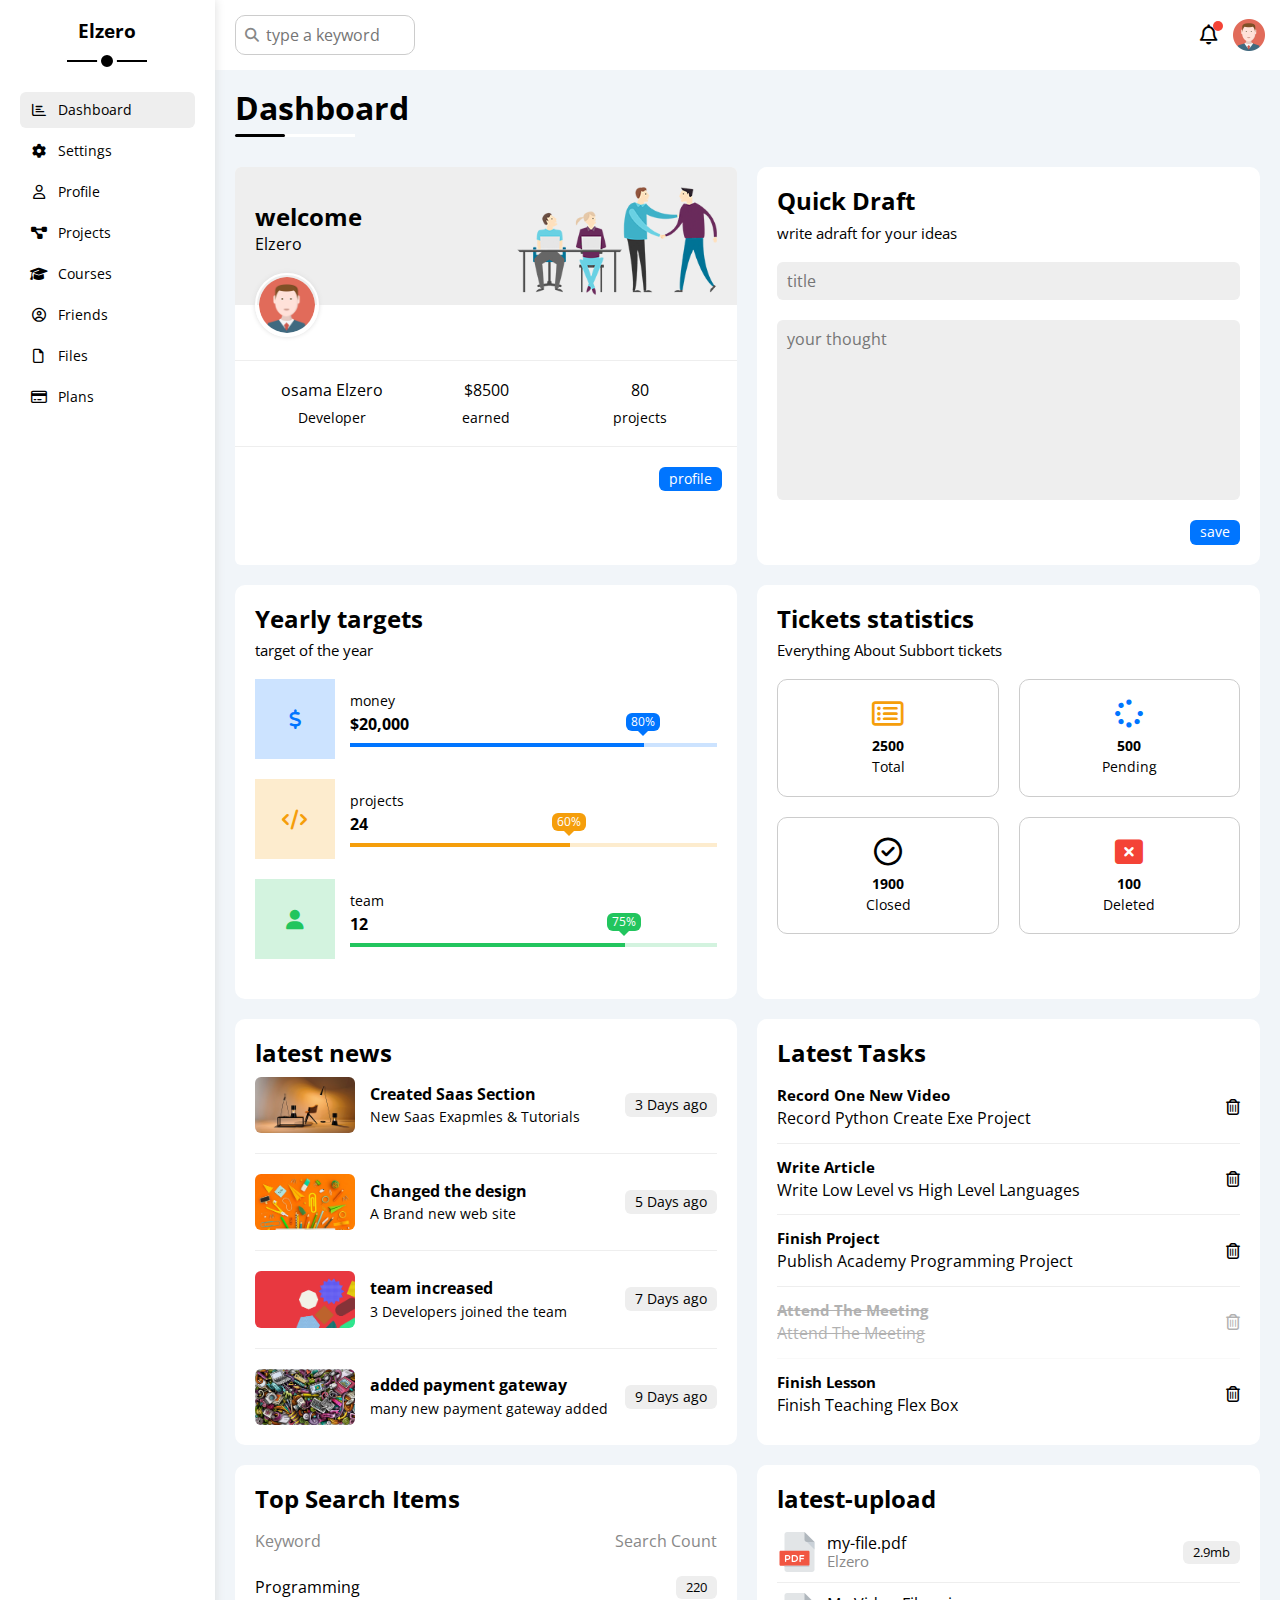
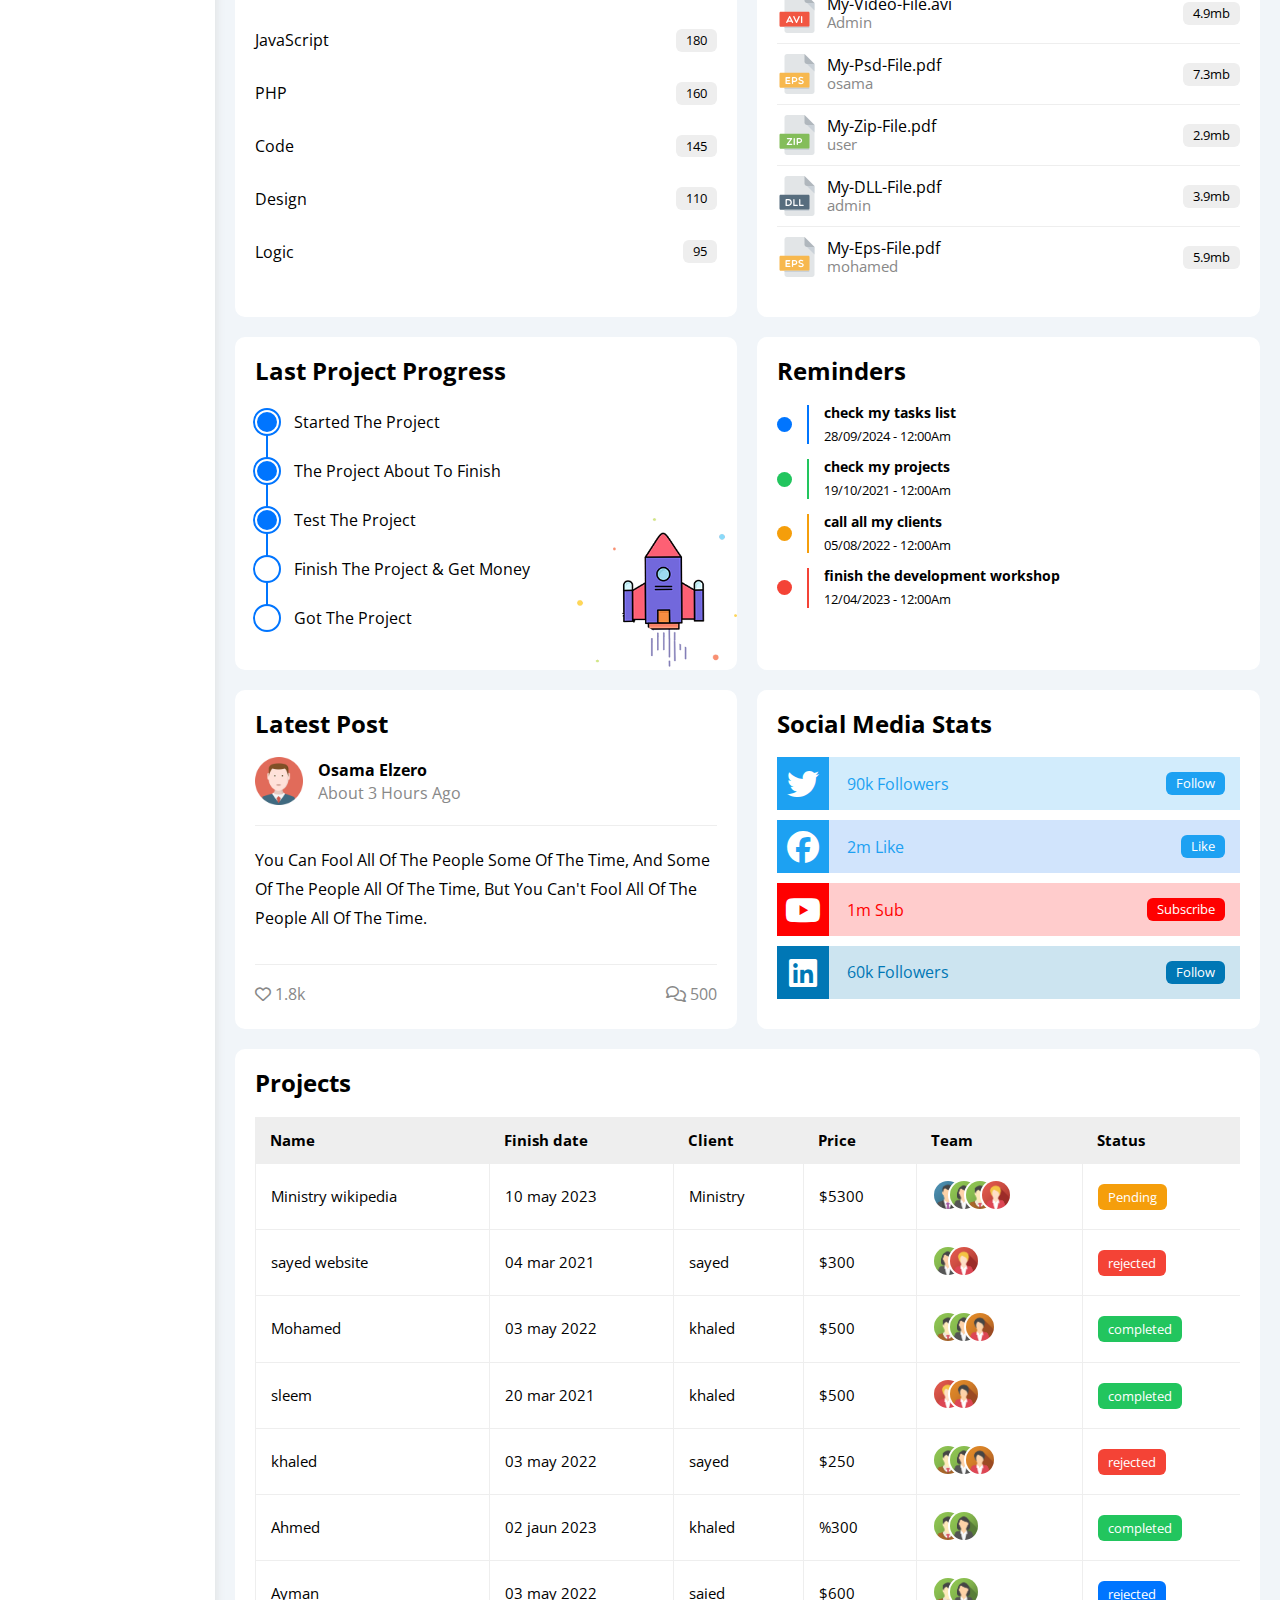
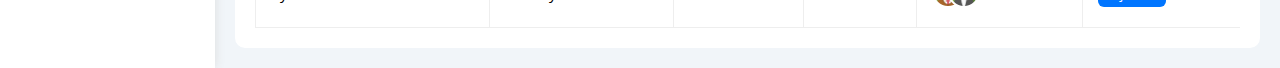
<file: index.html>
<!DOCTYPE html>
<html lang="en">
<head>
    <meta charset="UTF-8">
    <meta name="viewport" content="width=device-width, initial-scale=1.0">
    <link rel="stylesheet" href="https://cdnjs.cloudflare.com/ajax/libs/font-awesome/6.5.1/css/all.min.css">
    <link rel="stylesheet" href="css/framework.css">
    <link rel="stylesheet" href="css/style.css">
    <link rel="stylesheet" href="css/normalize.css">
    <link rel="preconnect" href="https://fonts.googleapis.com">
    <link rel="preconnect" href="https://fonts.gstatic.com" crossorigin>
    <link href="https://fonts.googleapis.com/css2?family=Cairo:wght@300;400;700&family=Open+Sans:ital,wght@0,300;0,400;0,500;0,600;0,700;0,800;1,300;1,400;1,500;1,600;1,700;1,800&family=Outfit:wght@400;700&family=Work+Sans:wght@200;300;400;600;800&display=swap" rel="stylesheet">
    <title>dashboard </title>
</head>
<body>
    <!-- start sidebar -->
    <div class="page d-flex">
        <div class="sidebar bg-white p-20 p-relative">
            <h3 class="p-relative  txt-center mt-0">Elzero</h3>
            <ul>
                <li>
                    <a class="active d-flex align-center fs-14 c-black rad-6 p-10" href="index.html">
                        <i class="fa-regular fa-chart-bar fa-fw"></i>
                        <span>Dashboard</span>
                    </a>
                </li>
            </li>
            <li>
                <a class="d-flex align-center fs-14 c-black rad-6 p-10" href="settings.html">
                <i class="fa-solid fa-gear fa-fw"></i>
                <span>Settings</span>
                </a>
            </li>
            <li>
                <a class="d-flex align-center fs-14 c-black rad-6 p-10" href="profile.html">
                <i class="fa-regular fa-user fa-fw"></i>
                <span>Profile</span>
                </a>
            </li>
            <li>
                <a class="d-flex align-center fs-14 c-black rad-6 p-10" href="projects.html">
                <i class="fa-solid fa-diagram-project fa-fw"></i>
                <span>Projects</span>
                </a>
            </li>
            <li>
                <a class="d-flex align-center fs-14 c-black rad-6 p-10" href="courses.html">
                    <i class="fa-solid fa-graduation-cap fa-fw"></i>
                    <span>Courses</span>
                </a>
            </li>
            <li>
                <a class="d-flex align-center fs-14 c-black rad-6 p-10" href="friends.html">
                    <i class="fa-regular fa-circle-user fa-fw"></i>
                    <span>Friends</span>
                </a>
            </li>
            <li>
                <a class="d-flex align-center fs-14 c-black rad-6 p-10" href="files.html">
                <i class="fa-regular fa-file fa-fw"></i>
                <span>Files</span>
                </a>
            </li>
            <li>
                <a class="d-flex align-center fs-14 c-black rad-6 p-10" href="plans.html">
                <i class="fa-regular fa-credit-card fa-fw"></i>
                <span>Plans</span>
                </a>
            </li>
            </ul>
        </div>
        <!-- end sidebar -->
        <div class="content w-full">
            <!-- start head -->
            <div class="head bg-white w-full p-15 between-flex">
                <div class="search p-relative">
                    <input type="search" placeholder="type a keyword" class="p-10">
                </div>
                <div class="icons d-flex align-center">
                    <span class="p-relative notification">
                        <i class="fa-regular fa-bell fa-lg"></i>
                    </span>
                    <img src="images/avatar.png" alt="">
                </div>
            </div>
            <!-- end head -->
            <h1 class="p-relative">Dashboard</h1>
            <div class="wrapper d-grid gap-20">
                <div class="welcome bg-white rad-6 txt-c-mobile block-mobile">
                    <div class="intro p-20 d-flex space-between bg-eee">
                        <div>
                            <h2 class="m-0">welcome</h2>
                            <p class="c-gery mt-5">Elzero</p>
                        </div>
                        <img class="hide-mobile" src="images/welcome.png" alt="">
                    </div>
                    <img src="images/avatar.png" alt="" class="avatar">
                    <div class="body txt-center p-20 d-flex mt-20 mb-20 block-mobile">
                        <div>osama Elzero <span class="d-block c-gery fs-14 mt-10">Developer</span></div>
                        <div>$8500<span class="d-block c-gery fs-14 mt-10">earned</span></div>
                        <div>80  <span class="d-block c-gery fs-14 mt-10">projects</span></div>
                    </div>
                    <a href="profile.html" class="visit d-block fs-14 rad-6 bg-blue c-white w-fit btn-shape">profile</a>
                </div>
                <!-- start quick draft widget -->
                <div class="quick-draft p-20 bg-white rad-10">
                    <h2 class="mt-0 mb-10">Quick Draft</h2>
                    <p class="mt-0 mb-20 c-gery fs-15">write adraft for your ideas</p>
                    <form action="">
                        <input type="text" class="d-block mb-20 p-10 w-full b-none bg-eee rad-6" placeholder="title">
                        <textarea class="d-block mb-20 w-full p-10 b-none bg-eee rad-6" placeholder="your thought"></textarea>
                        <input type="submit" class="save d-block fs-14 bg-blue c-white b-none w-fit btn-shape" value="save">
                    </form>
                </div> 
                <!-- end quick draft widget -->
                <!-- start targets -->
                <div class="targets p-20 bg-white rad-10">
                    <h2 class="mt-0 mb-10 ">Yearly targets</h2>
                    <p class="mt-0 mb-20 c-gery fs-15">target of the year</p>
                    <div class="target-row mb-20 blue d-flex align-center">
                        <div class="icon center-flex">
                            <i class="fa-solid fa-dollar-sign fa-lg c-blue"></i>
                        </div>
                        <div class="details">
                            <span class="fs-14 c-gery">money</span>
                            <span class="d-block mt-5 mb-10 fw-bold">$20,000</span>
                            <div class="progress p-relative">
                                <span style="width:80%;" class="bg-blue blue">
                                <span class="bg-blue">80%</span></span>
                            </div>
                        </div>
                    </div>
                
                    <div class="target-row mb-20  d-flex align-center orange">
                        <div class="icon center-flex">
                            <i class="fa-solid fa-code fa-lg c-orange"></i>
                        </div>
                        <div class="details">
                            <span class="fs-14 c-gery">projects</span>
                            <span class="d-block mt-5 mb-10 fw-bold">24</span>
                            <div class="progress p-relative">
                                <span style="width: 60%;" class="bg-orange orange">
                                <span class="bg-orange">60%</span>
                            </span>
                            </div>
                        </div>
                    </div>
                    <div class="target-row mb-20 d-flex align-center green">
                        <div class="icon center-flex">
                            <i class="fa-solid fa-user fa-lg c-green"></i>
                        </div>
                        <div class="details">
                            <span class="fs-14 c-gery">team</span>
                            <span class="d-block mt-5 mb-10 fw-bold">12</span>
                            <div class="progress p-relative">
                                <span style="width: 75%;" class="bg-green green">
                                <span class="bg-green">75%</span>
                            </span>
                            </div>
                        </div>
                    </div>
                </div>
            
                <!-- end targets -->
                <!-- start ticket widget -->
                <div class="ticket p-20 bg-white rad-10">
                    <h2 class="mt-0 mb-10">Tickets statistics</h2>
                    <p class="mt-0 mb-20 c-gery fs-15">Everything About Subbort tickets</p>
                    <div class="d-flex txt-center gap-20 f-wrap">
                        <div class="box p-20 rad-10 c-gery fs-14">
                            <div class="i fa-regular fa-rectangle-list fa-2x mb-10 c-orange"></div>
                            <span class="d-block c-black fw-bold fa-15 mb-5">2500</span>
                            Total
                        </div>
                        <div class="box p-20 rad-10 c-gery fs-14">
                            <i class="i fa-solid fa-spinner fa-2x mb-10 c-blue"></i>
                            <span class="d-block c-black fw-bold fa-15 mb-5">500</span>
                            Pending
                        </div>
                        <div class="box p-20 rad-10 c-gery fs-14">
                            <i class=" fa-regular fa-circle-check fa-2x mb-10 c-gery"></i>
                            <span class="d-block c-black fw-bold fa-15 mb-5">1900</span>
                            Closed
                        </div>
                        <div class="box p-20 rad-10 c-gery fs-14">
                            <i class="i fa-solid fa-rectangle-xmark fa-2x mb-10 c-red"> </i>
                            <span class="d-block c-black fw-bold fa-15 mb-5">100</span>
                            Deleted
                        </div>
                    </div>
                </div>
                <!-- end ticket widget -->
                <!-- start latest news -->
                <div class="latest-news txt-c-mobile p-20 bg-white rad-10">
                    <h2 class="mt-0 mb-10">latest news</h2>
                    <div class="news-row d-flex align-center">
                        <img src="images/news-01.png" alt="">
                        <div class="info">
                            <h3>Created Saas Section</h3>
                            <p class="m-0 c-gery fs-14">New Saas Exapmles & Tutorials</p>
                        </div>
                        <div class="btn-shape bg-eee fs-14 label">3 Days ago</div>
                    </div>
                    <div class="news-row d-flex align-center">
                        <img src="images/news-02.png" alt="">
                        <div class="info">
                            <h3>Changed the design</h3>
                            <p class="m-0 c-gery fs-14">A Brand new web site</p>
                        </div>
                        <div class="btn-shape bg-eee fs-14 label">5 Days ago</div>
                    </div>
                    <div class="news-row d-flex align-center">
                        <img src="images/news-03.png" alt="">
                        <div class="info">
                            <h3>team increased</h3>
                            <p class="m-0 c-gery fs-14">3 Developers joined the team</p>
                        </div>
                        <div class="btn-shape bg-eee fs-14 label">7 Days ago</div>
                    </div>
                    <div class="news-row d-flex align-center">
                        <img src="images/news-04.png" alt="">
                        <div class="info">
                            <h3>added payment gateway</h3>
                            <p class="m-0 c-gery fs-14">many new payment gateway added</p>
                        </div>
                        <div class="btn-shape bg-eee fs-14 label">9 Days ago</div>
                    </div>
                </div>
                <!-- end latest news -->
                <!-- start latest taskes -->
                <div class="tasks p-20 bg-white rad-10">
                    <h2 class="mt-0 mb-20">Latest Tasks</h2>
                    <div class="tasks-row space-between">
                        <div class="info">
                            <h3 class="mt-0 mb-5 fs-15">Record One New Video</h3>
                            <p class=" m-0 c-gery">Record Python Create Exe Project</p>
                        </div>
                        <i class="fa-regular fa-trash-can delete"></i>
                    </div>
                    <div class="tasks-row space-between">
                        <div class="info">
                            <h3 class="mt-0 mb-5 fs-15">Write Article</h3>
                            <p class=" m-0 c-gery">Write Low Level vs High Level Languages</p>
                        </div>
                        <i class="fa-regular fa-trash-can delete"></i>
                    </div>
                    <div class="tasks-row space-between">
                        <div class="info">
                            <h3 class="mt-0 mb-5 fs-15">Finish Project</h3>
                            <p class=" m-0 c-gery">Publish Academy Programming Project</p>
                        </div>
                        <i class="fa-regular fa-trash-can delete"></i>
                    </div>
                    <div class="tasks-row space-between done">
                        <div class="info">
                            <h3 class="mt-0 mb-5 fs-15">Attend The Meeting</h3>
                            <p class=" m-0 c-gery">Attend The Meeting</p>
                        </div>
                        <i class="fa-regular fa-trash-can delete"></i>
                    </div>
                    <div class="tasks-row space-between">
                        <div class="info">
                            <h3 class="mt-0 mb-5 fs-15">Finish Lesson</h3>
                            <p class=" m-0 c-gery">Finish Teaching Flex Box</p>
                        </div>
                        <i class="fa-regular fa-trash-can delete"></i>
                    </div>
                </div>
                <!-- end latest tasks -->
                <!-- start search -->
                <div class="search-items p-20 bg-white rad-10">
                    <h2 class="mt-0 mb-20">Top Search Items</h2>
                    <div class="items-head space-between c-grey mb-10">
                        <div>Keyword</div>
                        <div>Search Count</div>
                    </div>
                    <div class="items space-between pt-15 pb-15">
                        <span>Programming</span>
                        <span class="bg-eee fs-13 btn-shape">220</span>
                    </div>
                    <div class="items space-between pt-15 pb-15">
                        <span>JavaScript</span>
                        <span class="bg-eee btn-shape fs-13">180</span>
                    </div>
                    <div class="items space-between pt-15 pb-15">
                        <span>PHP</span>
                        <span class="bg-eee btn-shape fs-13">160</span>
                    </div>
                    <div class="items space-between pt-15 pb-15">
                        <span>Code</span>
                        <span class="bg-eee btn-shape fs-13">145</span>
                    </div>
                    <div class="items space-between pt-15 pb-15">
                        <span>Design</span>
                        <span class="bg-eee btn-shape fs-13">110</span>
                    </div>
                    <div class="items space-between pt-15 pb-15">
                        <span>Logic</span>
                        <span class="bg-eee btn-shape fs-13">95</span>
                    </div>
                    </div>
                <!-- end search -->
                <!-- start larest-upload-->
                <div class="upload p-20 bg-white rad-10">
                    <h2 class="mt-0 mb-20">latest-upload</h2>
                    <ul class="m-0">
                        <li class="between-flex pb-10 mb-10">
                            <div class="d-flex align-center">
                                <img class="mr-10" src="images/pdf.svg" alt="" />
                                <div>
                                    <span class="d-block">my-file.pdf</span>
                                    <span class="fs-15 c-grey">Elzero</span>
                                </div>
                            </div>
                            <div class="bg-eee btn-shape fs-13">2.9mb</div>
                        </li>
                        <li class="between-flex pb-10 mb-10">
                            <div class="d-flex align-center">
                                <img class="mr-10" src="images/avi.svg" alt="" />
                                <div>
                                    <span class="d-block">My-Video-File.avi</span>
                                    <span class="fs-15 c-grey">Admin</span>
                                </div>
                            </div>
                            <div class="bg-eee btn-shape fs-13">4.9mb</div>
                        </li>
                        <li class="between-flex pb-10 mb-10">
                            <div class="d-flex align-center">
                                <img class="mr-10" src="images/eps.svg" alt="" />
                                <div>
                                    <span class="d-block">My-Psd-File.pdf</span>
                                    <span class="fs-15 c-grey">osama</span>
                                </div>
                            </div>
                            <div class="bg-eee btn-shape fs-13">7.3mb</div>
                        </li>
                        <li class="between-flex pb-10 mb-10">
                            <div class="d-flex align-center">
                                <img class="mr-10" src="images/zip.svg" alt="" />
                                <div>
                                    <span class="d-block">My-Zip-File.pdf</span>
                                    <span class="fs-15 c-grey">user</span>
                                </div>
                            </div>
                            <div class="bg-eee btn-shape fs-13">2.9mb</div>
                        </li>
                        <li class="between-flex pb-10 mb-10">
                            <div class="d-flex align-center">
                                <img class="mr-10" src="images/dll.svg" alt="" />
                                <div>
                                    <span class="d-block">My-DLL-File.pdf</span>
                                    <span class="fs-15 c-grey">admin</span>
                                </div>
                            </div>
                            <div class="bg-eee btn-shape fs-13">3.9mb</div>
                        </li>
                        <li class="between-flex pb-10 mb-10">
                            <div class="d-flex align-center">
                                <img class="mr-10" src="images/eps.svg" alt="" />
                                <div>
                                    <span class="d-block">My-Eps-File.pdf</span>
                                    <span class="fs-15 c-grey">mohamed</span>
                                </div>
                            </div>
                            <div class="bg-eee btn-shape fs-13">5.9mb</div>
                        </li>
                    </ul>
                </div>
                <!-- end latest-upload-->
                <!-- start last project progress widget -->
                <div class="last-project p-20 bg-white rad-10 p-relative">
                    <h2 class="mt-0 mb-20">Last Project Progress</h2>
                    <ul class="m-0 p-relative">
                        <li class="mt-25 d-flex mb-20 align-center done">Started The Project</li>
                        <li class="mt-25 d-flex align-center done">The Project About To Finish</li>
                        <li class="mt-25 d-flex align-center done">Test The Project</li>
                        <li class="mt-25 d-flex align-center current">Finish The Project & Get Money</li>
                        <li class="mt-25 d-flex mb-20 align-center ">Got The Project</li>
                    </ul>
                    <img class="launch-icon hide-mobile" src="images/project.png" alt="" />
                </div>
                <!-- end last project progress widget-->
                <!-- start reminders -->
                <div class="reminders p-20 bg-white rad-10">
                    <h2 class="mt-0 mb-25">Reminders </h2>
                    <ul class="m-0">
                        <li class="d-flex align-center mt-15">
                            <span class="key bg-blue mr-15 d-block rad-half"></span>
                            <div class="pl-15 blue">
                                <p class="fs-14 fw-bold mt-0 mb-5">check my tasks list</p>
                                <span class="fs-13 c-gery">28/09/2024 - 12:00Am</span>
                            </div>
                        </li>
                        <li class="d-flex align-center mt-15">
                            <span class="key bg-green mr-15 d-block rad-half"></span>
                            <div class="pl-15 green">
                                <p class="fs-14 fw-bold mt-0 mb-5">check my projects</p>
                                <span class="fs-13 c-gery">19/10/2021 - 12:00Am</span>
                            </div>
                        </li>
                        <li class="d-flex align-center mt-15">
                            <span class="key bg-orange mr-15 d-block rad-half"></span>
                            <div class="pl-15 orange">
                                <p class="fs-14 fw-bold mt-0 mb-5">call all my clients</p>
                                <span class="fs-13 c-gery">05/08/2022 - 12:00Am</span>
                            </div>
                        </li>
                        <li class="d-flex align-center mt-15">
                            <span class="key bg-red mr-15 d-block rad-half"></span>
                            <div class="pl-15 red">
                                <p class="fs-14 fw-bold mt-0 mb-5">finish the development workshop</p>
                                <span class="fs-13 c-gery">12/04/2023 - 12:00Am</span>
                            </div>
                        </li>
                    </ul>
                </div>
                <!-- end reminders -->
                <!-- start latest post -->
                <div class="latest-post p-20 bg-white rad-10 p-relative">
                    <h2 class="mt-0 mb-25">Latest Post</h2>
                    <div class="top d-flex align-center">
                        <img class="avatar mr-15" src="images/avatar.png" alt="">
                        <div class="info">
                            <span class="d-block mb-5 fw-bold">Osama Elzero</span>
                            <span class="c-grey">About 3 Hours Ago</span>
                        </div>
                    </div>
                    <div class="post-content txt-c-mobile pt-20 pb-20 mt-20 mb-20">
                        You Can Fool All Of The People Some Of The Time, And Some Of The People All Of The Time, But You Can't Fool All Of The People All Of The Time.
                    </div>
                    <div class="post-stats between-flex c-grey">
                        <div>
                            <i class="fa-regular fa-heart"></i>
                            <span>1.8k</span>
                        </div>
                        <div>
                            <i class="fa-regular fa-comments"></i>
                            <span>500</span>
                        </div>
                    </div>
                </div>
                <!-- end latest post -->
                <!-- start social media-->
                <div class="social p-20 bg-white rad-10 p-relative">
                    <h2 class="mt-0 mb-25">Social Media Stats</h2>
                    <div class="box twitter p-15 p-relative mb-10 between-flex">
                        <i class="fa-brands fa-twitter fa-2x c-white h-full center-flex"></i>
                        <span>90k Followers</span>
                        <a class="fs-13 c-white btn-shape" href="#">Follow</a>
                    </div>
                    <div class="box facebook p-15 p-relative mb-10 between-flex">
                        <i class="fa-brands fa-facebook fa-2x c-white h-full center-flex"></i>
                        <span>2m Like</span>
                        <a class="fs-13 c-white btn-shape" href="#">Like</a>
                    </div>
                    <div class="box youtube p-15 p-relative mb-10 between-flex">
                        <i class="fa-brands fa-youtube fa-2x c-white h-full center-flex"></i>
                        <span>1m Sub</span>
                        <a class="fs-13 c-white btn-shape" href="#">Subscribe</a>
                    </div>
                    <div class="box linkedin p-15 p-relative mb-10 between-flex">
                        <i class="fa-brands fa-linkedin fa-2x c-white h-full center-flex"></i>
                        <span>60k Followers</span>
                        <a class="fs-13 c-white btn-shape" href="#">Follow</a>
                    </div>
                </div>
                <!-- end social media-->
            </div>
            <!-- start projects table -->
            <div class="projects m-20 p-20 bg-white rad-10">
                <h2 class="mt-0 mb-20">Projects</h2>
                <div class="rsponsive-table">
                    <table class="fs-15 w-full ">
                        <thead>
                            <tr>
                                <td>Name</td>
                                <td>Finish date</td>
                                <td>Client</td>
                                <td>Price</td>
                                <td>Team</td>
                                <td>Status</td>
                            </tr>
                        </thead>
                        <tbody>
                            <tr>
                                <td>Ministry wikipedia</td>
                                <td>10 may 2023</td>
                                <td>Ministry</td>
                                <td>$5300</td>
                                <td>
                                    <img src="images/team-01.png" alt="">
                                    <img src="images/team-02.png" alt="">
                                    <img src="images/team-03.png" alt="">
                                    <img src="images/team-05.png" alt="">
                                </td>
                                <td>
                                    <span class="label btn-shape bg-orange c-white">Pending</span>
                                </td>
                            </tr>
                            <tr>
                                <td>sayed website</td>
                                <td>04 mar 2021</td>
                                <td>sayed</td>
                                <td>$300</td>
                                <td>
                                    <img src="images/team-02.png" alt="">
                                    <img src="images/team-05.png" alt="">
                                </td>
                                <td>
                                    <span class="label btn-shape bg-red c-white">rejected</span>
                                </td>
                            </tr>
                            <tr>
                                <td>Mohamed</td>
                                <td>03 may 2022</td>
                                <td>khaled</td>
                                <td>$500</td>
                                <td>
                                    <img src="images/team-03.png" alt="">
                                    <img src="images/team-02.png" alt="">
                                    <img src="images/team-04.png" alt="">
                                </td>
                                <td>
                                    <span class="label bg-green btn-shape c-white">completed</span>
                                </td>
                            </tr>
                            <tr>
                                <td>sleem</td>
                                <td>20 mar 2021</td>
                                <td>khaled</td>
                                <td>$500</td>
                                <td>
                                    <img src="images/team-05.png" alt="">
                                    <img src="images/team-04.png" alt="">
                                </td>
                                <td>
                                    <span class="label bg-green c-white btn-shape">completed</span>
                                </td>
                            </tr>
                            <tr>
                                <td>khaled</td>
                                <td>03 may 2022</td>
                                <td>sayed</td>
                                <td>$250</td>
                                <td>
                                    <img src="images/team-03.png" alt="">
                                    <img src="images/team-02.png" alt="">
                                    <img src="images/team-04.png" alt="">
                                </td>
                                <td>
                                    <span class="label bg-red btn-shape c-white">rejected</span>
                                </td>
                            </tr>
                            <tr>
                                <td>Ahmed</td>
                                <td>02 jaun 2023</td>
                                <td>khaled</td>
                                <td>%300</td>
                                <td>
                                    <img src="images/team-03.png" alt="">
                                    <img src="images/team-02.png" alt="">                                </td>
                                <td>
                                    <span class="label bg-green btn-shape c-white">completed</span>
                                </td>
                            </tr>
                            <tr>
                                <td>Ayman</td>
                                <td>03 may 2022</td>
                                <td>saied</td>
                                <td>$600</td>
                                <td>
                                    <img src="images/team-03.png" alt="">
                                    <img src="images/team-02.png" alt="">
                                </td>
                                <td>
                                    <span class="label bg-blue btn-shape c-white">rejected</span>
                                </td>
                            </tr>
                        </tbody>
                    </table>
                </div>
            </div>
            <!-- end projects table -->
            </div>
        </div>
    </div>
    
    
</body>
</html>
</file>
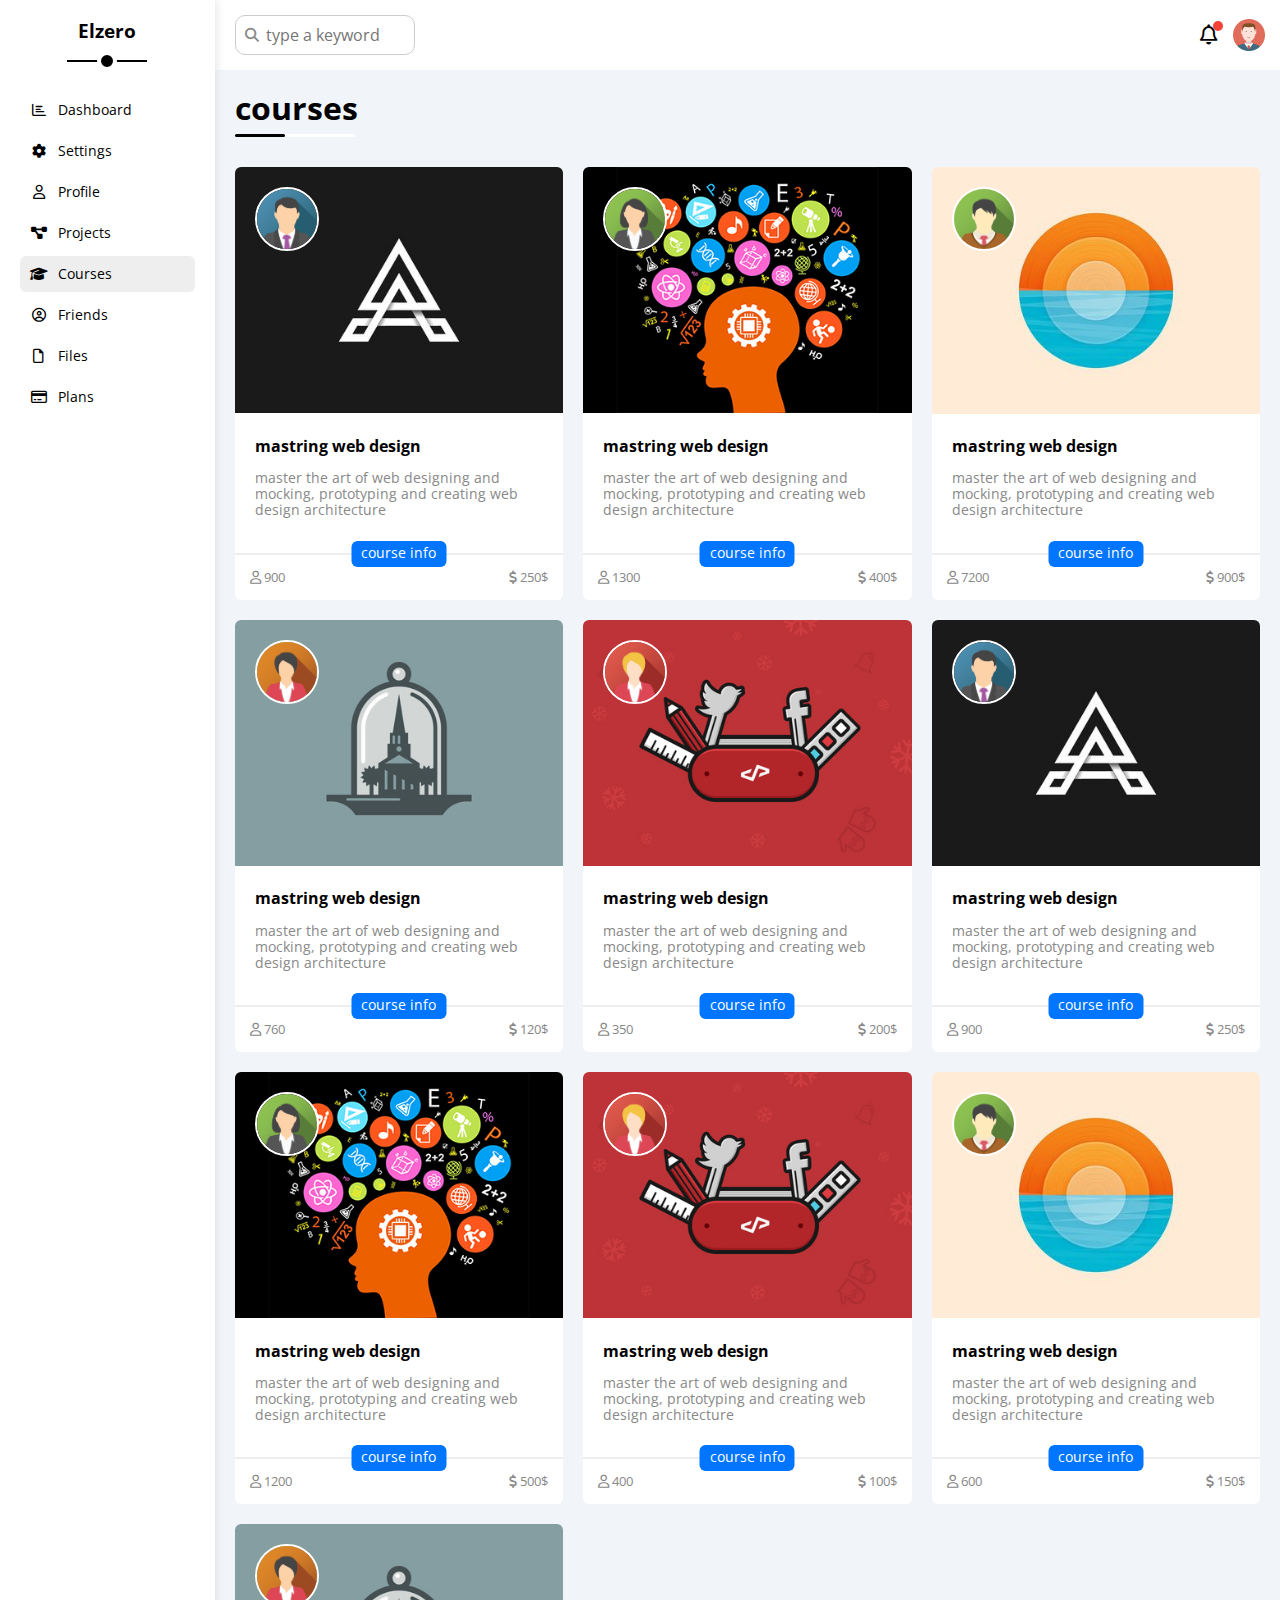
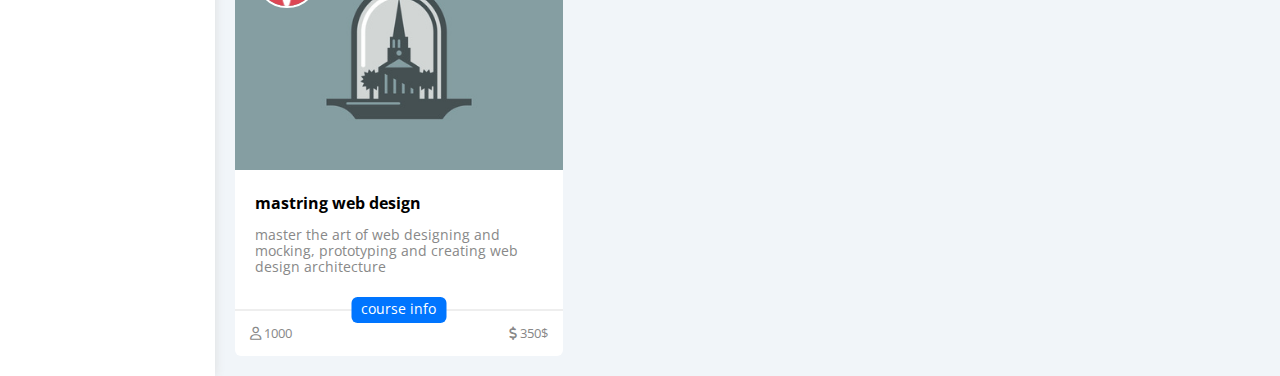
<file: courses.html>
<!DOCTYPE html>
<html lang="en">
<head>
    <meta charset="UTF-8">
    <meta name="viewport" content="width=device-width, initial-scale=1.0">
    <link rel="stylesheet" href="https://cdnjs.cloudflare.com/ajax/libs/font-awesome/6.5.1/css/all.min.css">
    <link rel="stylesheet" href="css/framework.css">
    <link rel="stylesheet" href="css/style.css">
    <link rel="stylesheet" href="css/normalize.css">
    <link rel="preconnect" href="https://fonts.googleapis.com">
    <link rel="preconnect" href="https://fonts.gstatic.com" crossorigin>
    <link href="https://fonts.googleapis.com/css2?family=Cairo:wght@300;400;700&family=Open+Sans:ital,wght@0,300;0,400;0,500;0,600;0,700;0,800;1,300;1,400;1,500;1,600;1,700;1,800&family=Outfit:wght@400;700&family=Work+Sans:wght@200;300;400;600;800&display=swap" rel="stylesheet">
    <title>courses </title>
</head>
<body>
    <!-- start sidebar -->
    <div class="page d-flex">
        <div class="sidebar bg-white p-20 p-relative">
            <h3 class="p-relative  txt-center mt-0">Elzero</h3>
            <ul>
                <li>
                    <a class=" d-flex align-center fs-14 c-black rad-6 p-10" href="index.html">
                        <i class="fa-regular fa-chart-bar fa-fw"></i>
                        <span>Dashboard</span>
                    </a>
                </li>
            </li>
            <li>
                <a class=" d-flex align-center fs-14 c-black rad-6 p-10" href="settings.html">
                <i class="fa-solid fa-gear fa-fw"></i>
                <span>Settings</span>
                </a>
            </li>
            <li>
                <a class="d-flex align-center fs-14 c-black rad-6 p-10" href="profile.html">
                <i class="fa-regular fa-user fa-fw"></i>
                <span>Profile</span>
                </a>
            </li>
            <li>
                <a class="d-flex align-center fs-14 c-black rad-6 p-10  " href="projects.html">
                <i class="fa-solid fa-diagram-project fa-fw"></i>
                <span>Projects</span>
                </a>
            </li>
            <li>
                <a class="d-flex align-center fs-14 c-black rad-6 p-10 active" href="courses.html">
                    <i class="fa-solid fa-graduation-cap fa-fw"></i>
                    <span>Courses</span>
                </a>
            </li>
            <li>
                <a class="d-flex align-center fs-14 c-black rad-6 p-10" href="friends.html">
                    <i class="fa-regular fa-circle-user fa-fw"></i>
                    <span>Friends</span>
                </a>
            </li>
            <li>
                <a class="d-flex align-center fs-14 c-black rad-6 p-10" href="files.html">
                <i class="fa-regular fa-file fa-fw"></i>
                <span>Files</span>
                </a>
            </li>
            <li>
                <a class="d-flex align-center fs-14 c-black rad-6 p-10" href="plans.html">
                <i class="fa-regular fa-credit-card fa-fw"></i>
                <span>Plans</span>
                </a>
            </li>
            </ul>
        </div>
        <!-- end sidebar -->
        <div class="content w-full">
            <!-- start head -->
            <div class="head bg-white w-full p-15 between-flex">
                <div class="search p-relative">
                    <input type="search" placeholder="type a keyword" class="p-10">
                </div>
                <div class="icons d-flex align-center">
                    <span class="p-relative notification">
                        <i class="fa-regular fa-bell fa-lg"></i>
                    </span>
                    <img src="images/avatar.png" alt="">
                </div>
            </div>
            <!-- end head -->
            <h1 class="p-relative">courses</h1>
            <div class="courses-page d-grid m-20 gap-20">
                <div class="course bg-white rad-6 p-relative">
                    <img src="images/course-01.jpg" alt="" class="cover">
                    <img src="images/team-01.png" alt="" class="instractor">
                <div class="p-20">
                    <h4 class="m-0">mastring web design</h4>
                    <p class="decription c-grey mt-15 fs-14">
                        master the art of web designing and mocking, prototyping and creating web design architecture
                    </p>
                </div>
                <div class="info p-15 p-relative between-flex">
                    <span class="title bg-blue c-white btn-shape">course info</span>
                    <span class="c-grey">
                        <i class="fa-regular fa-user"></i>
                        900
                    </span>
                    <span class="c-grey">
                        <i class="fa-solid fa-dollar-sign"></i>
                        250$
                    </span>
                </div>
                </div>
                <div class="course bg-white rad-6 p-relative">
                    <img src="images/course-02.jpg" alt="" class="cover">
                    <img src="images/team-02.png" alt="" class="instractor">
                <div class="p-20">
                    <h4 class="m-0">mastring web design</h4>
                    <p class="decription c-grey mt-15 fs-14">
                        master the art of web designing and mocking, prototyping and creating web design architecture
                    </p>
                </div>
                <div class="info p-15 p-relative between-flex">
                    <span class="title bg-blue c-white btn-shape">course info</span>
                    <span class="c-grey">
                        <i class="fa-regular fa-user"></i>
                        1300
                    </span>
                    <span class="c-grey">
                        <i class="fa-solid fa-dollar-sign"></i>
                        400$
                    </span>
                </div>
                </div>
                <div class="course bg-white rad-6 p-relative">
                    <img src="images/course-03.jpg" alt="" class="cover">
                    <img src="images/team-03.png" alt="" class="instractor">
                <div class="p-20">
                    <h4 class="m-0">mastring web design</h4>
                    <p class="decription c-grey mt-15 fs-14">
                        master the art of web designing and mocking, prototyping and creating web design architecture
                    </p>
                </div>
                <div class="info p-15 p-relative between-flex">
                    <span class="title bg-blue c-white btn-shape">course info</span>
                    <span class="c-grey">
                        <i class="fa-regular fa-user"></i>
                        7200
                    </span>
                    <span class="c-grey">
                        <i class="fa-solid fa-dollar-sign"></i>
                        900$
                    </span>
                </div>
                </div>
                <div class="course bg-white rad-6 p-relative">
                    <img src="images/course-04.jpg" alt="" class="cover">
                    <img src="images/team-04.png" alt="" class="instractor">
                <div class="p-20">
                    <h4 class="m-0">mastring web design</h4>
                    <p class="decription c-grey mt-15 fs-14">
                        master the art of web designing and mocking, prototyping and creating web design architecture
                    </p>
                </div>
                <div class="info p-15 p-relative between-flex">
                    <span class="title bg-blue c-white btn-shape">course info</span>
                    <span class="c-grey">
                        <i class="fa-regular fa-user"></i>
                        760
                    </span>
                    <span class="c-grey">
                        <i class="fa-solid fa-dollar-sign"></i>
                        120$
                    </span>
                </div>
                </div>
                <div class="course bg-white rad-6 p-relative">
                    <img src="images/course-05.jpg" alt="" class="cover">
                    <img src="images/team-05.png" alt="" class="instractor">
                <div class="p-20">
                    <h4 class="m-0">mastring web design</h4>
                    <p class="decription c-grey mt-15 fs-14">
                        master the art of web designing and mocking, prototyping and creating web design architecture
                    </p>
                </div>
                <div class="info p-15 p-relative between-flex">
                    <span class="title bg-blue c-white btn-shape">course info</span>
                    <span class="c-grey">
                        <i class="fa-regular fa-user"></i>
                        350
                    </span>
                    <span class="c-grey">
                        <i class="fa-solid fa-dollar-sign"></i>
                        200$
                    </span>
                </div>
                </div>
                <div class="course bg-white rad-6 p-relative">
                    <img src="images/course-01.jpg" alt="" class="cover">
                    <img src="images/team-01.png" alt="" class="instractor">
                <div class="p-20">
                    <h4 class="m-0">mastring web design</h4>
                    <p class="decription c-grey mt-15 fs-14">
                        master the art of web designing and mocking, prototyping and creating web design architecture
                    </p>
                </div>
                <div class="info p-15 p-relative between-flex">
                    <span class="title bg-blue c-white btn-shape">course info</span>
                    <span class="c-grey">
                        <i class="fa-regular fa-user"></i>
                        900
                    </span>
                    <span class="c-grey">
                        <i class="fa-solid fa-dollar-sign"></i>
                        250$
                    </span>
                </div>
                </div>
                <div class="course bg-white rad-6 p-relative">
                    <img src="images/course-02.jpg" alt="" class="cover">
                    <img src="images/team-02.png" alt="" class="instractor">
                <div class="p-20">
                    <h4 class="m-0">mastring web design</h4>
                    <p class="decription c-grey mt-15 fs-14">
                        master the art of web designing and mocking, prototyping and creating web design architecture
                    </p>
                </div>
                <div class="info p-15 p-relative between-flex">
                    <span class="title bg-blue c-white btn-shape">course info</span>
                    <span class="c-grey">
                        <i class="fa-regular fa-user"></i>
                        1200
                    </span>
                    <span class="c-grey">
                        <i class="fa-solid fa-dollar-sign"></i>
                        500$
                    </span>
                </div>
                </div>
                <div class="course bg-white rad-6 p-relative">
                    <img src="images/course-05.jpg" alt="" class="cover">
                    <img src="images/team-05.png" alt="" class="instractor">
                <div class="p-20">
                    <h4 class="m-0">mastring web design</h4>
                    <p class="decription c-grey mt-15 fs-14">
                        master the art of web designing and mocking, prototyping and creating web design architecture
                    </p>
                </div>
                <div class="info p-15 p-relative between-flex">
                    <span class="title bg-blue c-white btn-shape">course info</span>
                    <span class="c-grey">
                        <i class="fa-regular fa-user"></i>
                        400
                    </span>
                    <span class="c-grey">
                        <i class="fa-solid fa-dollar-sign"></i>
                        100$
                    </span>
                </div>
                </div>
                <div class="course bg-white rad-6 p-relative">
                    <img src="images/course-03.jpg" alt="" class="cover">
                    <img src="images/team-03.png" alt="" class="instractor">
                <div class="p-20">
                    <h4 class="m-0">mastring web design</h4>
                    <p class="decription c-grey mt-15 fs-14">
                        master the art of web designing and mocking, prototyping and creating web design architecture
                    </p>
                </div>
                <div class="info p-15 p-relative between-flex">
                    <span class="title bg-blue c-white btn-shape">course info</span>
                    <span class="c-grey">
                        <i class="fa-regular fa-user"></i>
                        600
                    </span>
                    <span class="c-grey">
                        <i class="fa-solid fa-dollar-sign"></i>
                        150$
                    </span>
                </div>
                </div>
                <div class="course bg-white rad-6 p-relative">
                    <img src="images/course-04.jpg" alt="" class="cover">
                    <img src="images/team-04.png" alt="" class="instractor">
                <div class="p-20">
                    <h4 class="m-0">mastring web design</h4>
                    <p class="decription c-grey mt-15 fs-14">
                        master the art of web designing and mocking, prototyping and creating web design architecture
                    </p>
                </div>
                <div class="info p-15 p-relative between-flex">
                    <span class="title bg-blue c-white btn-shape">course info</span>
                    <span class="c-grey">
                        <i class="fa-regular fa-user"></i>
                        1000
                    </span>
                    <span class="c-grey">
                        <i class="fa-solid fa-dollar-sign"></i>
                        350$
                    </span>
                </div>
                </div>
            </div>
            
        </div>
    </div>
    
    
</body>
</html>
</file>
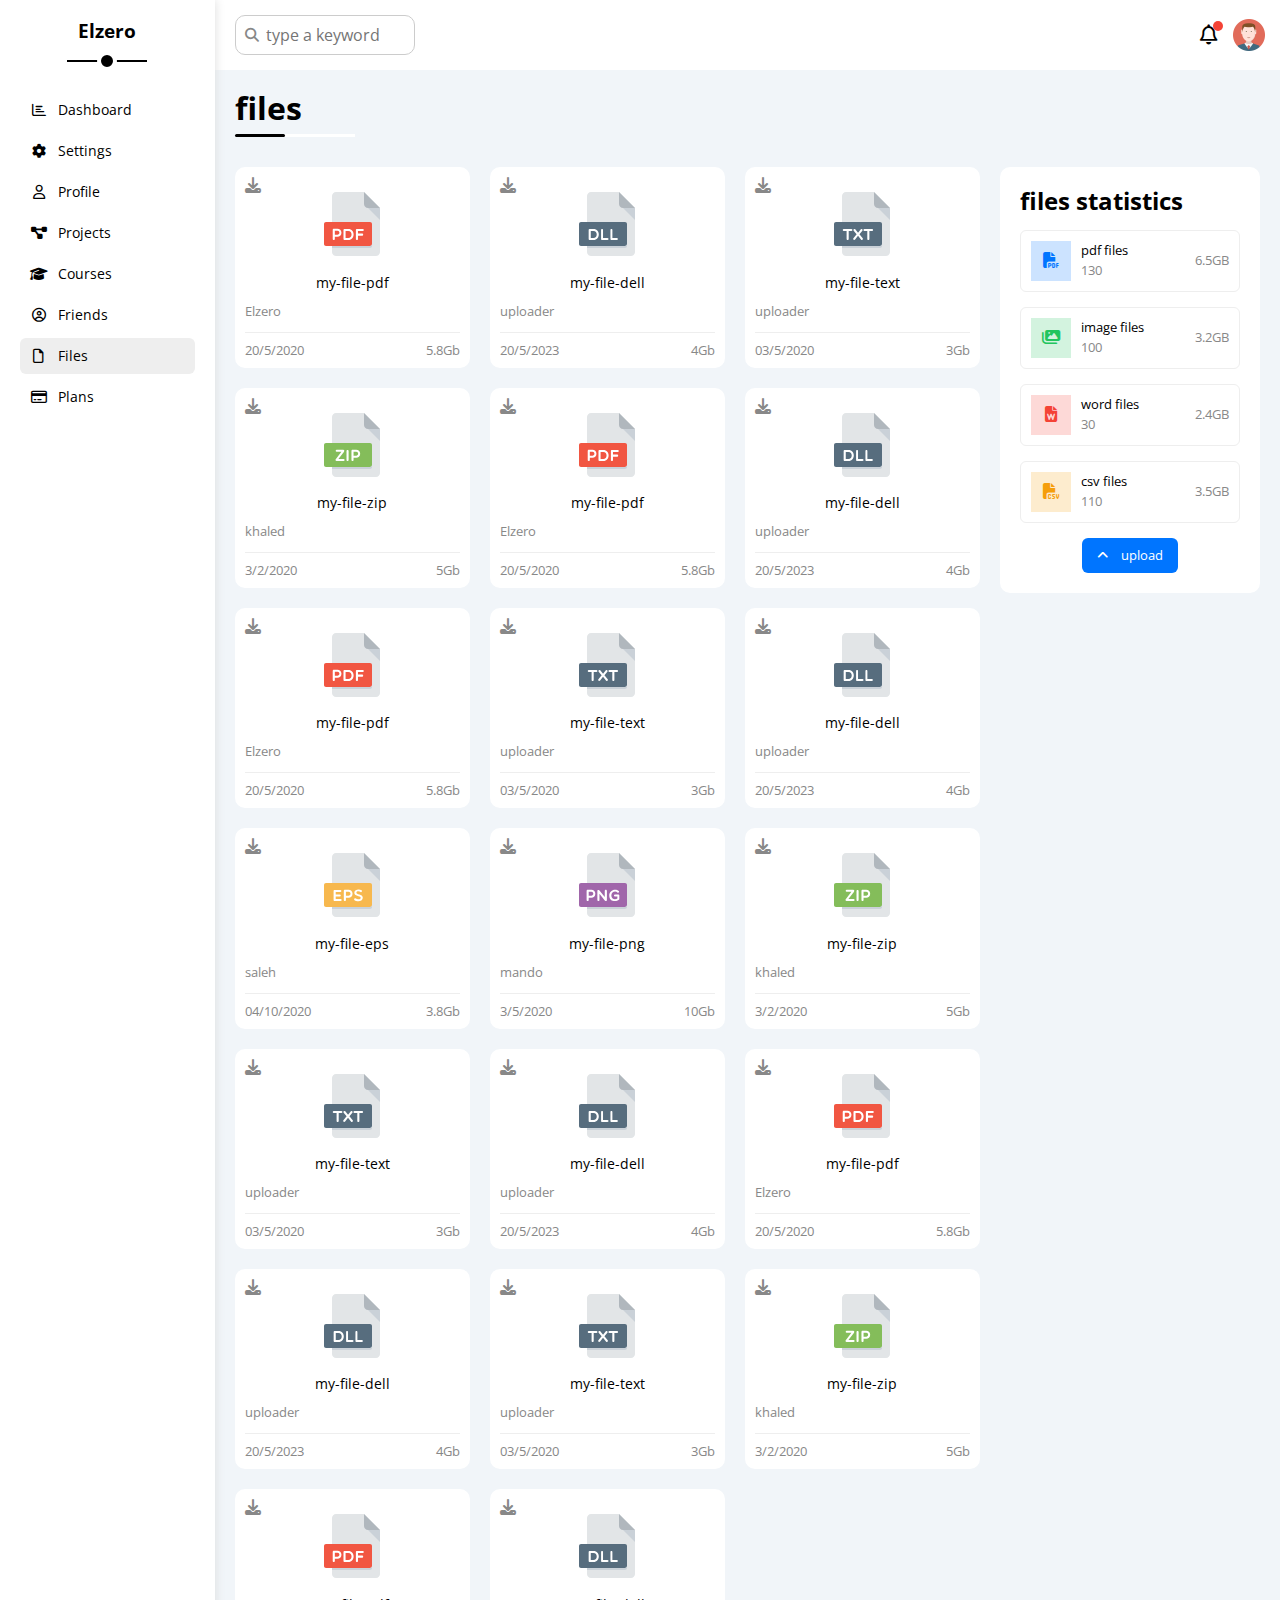
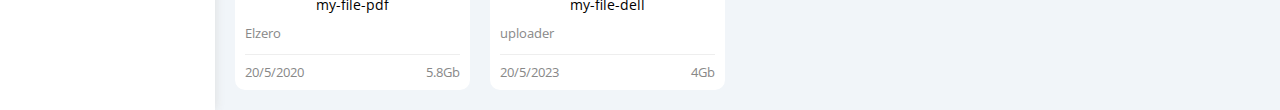
<file: files.html>
<!DOCTYPE html>
<html lang="en">
<head>
    <meta charset="UTF-8">
    <meta name="viewport" content="width=device-width, initial-scale=1.0">
    <link rel="stylesheet" href="https://cdnjs.cloudflare.com/ajax/libs/font-awesome/6.5.1/css/all.min.css">
    <link rel="stylesheet" href="css/framework.css">
    <link rel="stylesheet" href="css/style.css">
    <link rel="stylesheet" href="css/normalize.css">
    <link rel="preconnect" href="https://fonts.googleapis.com">
    <link rel="preconnect" href="https://fonts.gstatic.com" crossorigin>
    <link href="https://fonts.googleapis.com/css2?family=Cairo:wght@300;400;700&family=Open+Sans:ital,wght@0,300;0,400;0,500;0,600;0,700;0,800;1,300;1,400;1,500;1,600;1,700;1,800&family=Outfit:wght@400;700&family=Work+Sans:wght@200;300;400;600;800&display=swap" rel="stylesheet">
    <title>files </title>
</head>
<body>
    <!-- start sidebar -->
    <div class="page d-flex">
        <div class="sidebar bg-white p-20 p-relative">
            <h3 class="p-relative  txt-center mt-0">Elzero</h3>
            <ul>
                <li>
                    <a class=" d-flex align-center fs-14 c-black rad-6 p-10" href="index.html">
                        <i class="fa-regular fa-chart-bar fa-fw"></i>
                        <span>Dashboard</span>
                    </a>
                </li>
            </li>
            <li>
                <a class=" d-flex align-center fs-14 c-black rad-6 p-10" href="settings.html">
                <i class="fa-solid fa-gear fa-fw"></i>
                <span>Settings</span>
                </a>
            </li>
            <li>
                <a class="d-flex align-center fs-14 c-black rad-6 p-10" href="profile.html">
                <i class="fa-regular fa-user fa-fw"></i>
                <span>Profile</span>
                </a>
            </li>
            <li>
                <a class="d-flex align-center fs-14 c-black rad-6 p-10  " href="projects.html">
                <i class="fa-solid fa-diagram-project fa-fw"></i>
                <span>Projects</span>
                </a>
            </li>
            <li>
                <a class="d-flex align-center fs-14 c-black rad-6 p-10 " href="courses.html">
                    <i class="fa-solid fa-graduation-cap fa-fw"></i>
                    <span>Courses</span>
                </a>
            </li>
            <li>
                <a class="d-flex align-center fs-14 c-black rad-6 p-10 " href="friends.html">
                    <i class="fa-regular fa-circle-user fa-fw"></i>
                    <span>Friends</span>
                </a>
            </li>
            <li>
                <a class="d-flex align-center fs-14 c-black rad-6 p-10 active" href="files.html">
                <i class="fa-regular fa-file fa-fw"></i>
                <span>Files</span>
                </a>
            </li>
            <li>
                <a class="d-flex align-center fs-14 c-black rad-6 p-10" href="plans.html">
                <i class="fa-regular fa-credit-card fa-fw"></i>
                <span>Plans</span>
                </a>
            </li>
            </ul>
        </div>
        <!-- end sidebar -->
        <div class="content w-full">
            <!-- start head -->
            <div class="head bg-white w-full p-15 between-flex">
                <div class="search p-relative">
                    <input type="search" placeholder="type a keyword" class="p-10">
                </div>
                <div class="icons d-flex align-center">
                    <span class="p-relative notification">
                        <i class="fa-regular fa-bell fa-lg"></i>
                    </span>
                    <img src="images/avatar.png" alt="">
                </div>
            </div>
            <!-- end head -->
            <h1 class="p-relative">files</h1>
            <div class="files-page d-flex m-20 gap-20">
                <div class="files-stats p-20 bg-white rad-10">
                    <h2 class="mt-0 mb-15 txt-c-mobile">files statistics</h2>
                    <div class="d-flex align-center border-eee p-10 rad-6 mb-15 fs-13">
                        <i class="fa-solid fa-file-pdf fa-lg blue center-flex c-blue icon"></i>
                        <div class="info">
                            <span>pdf files</span>
                            <span class="c-grey d-block mt-5">130 </span>
                        </div>
                        <div class="size c-grey">6.5GB</div>
                    </div>
                    <div class="d-flex align-center border-eee p-10 rad-6 mb-15 fs-13">
                        <i class="fa-solid fa-images fa-lg green center-flex c-green icon"></i>
                        <div class="info">
                            <span>image files</span>
                            <span class="c-grey d-block mt-5">100 </span>
                        </div>
                        <div class="size c-grey">3.2GB</div>
                    </div>
                    <div class="d-flex align-center border-eee p-10 rad-6 mb-15 fs-13">
                        <i class="fa-solid fa-file-word fa-lg red center-flex c-red icon"></i>
                        <div class="info">
                            <span>word files</span>
                            <span class="c-grey d-block mt-5">30 </span>
                        </div>
                        <div class="size c-grey">2.4GB</div>
                    </div>
                    <div class="d-flex align-center border-eee p-10 rad-6 mb-15 fs-13">
                        <i class="fa-solid fa-file-csv fa-lg orange center-flex c-orange icon"></i>
                        <div class="info">
                            <span>csv files</span>
                            <span class="c-grey d-block mt-5">110 </span>
                        </div>
                        <div class="size c-grey">3.5GB</div>
                    </div>
                    <a href="#" class="upload c-white rad-6 fs-13 d-block  w-fit bg-blue">
                        <i class="fa-solid fa-angle-up mr-10"></i>
                        upload
                    </a>
                </div>
                <div class="files-content d-grid gap-20">
                    <div class="file bg-white p-10 rad-10">
                        <i class="fa-solid fa-download c-grey p-absolute"></i>
                        <div class="icon txt-center">
                            <img src="images/pdf.svg" class="mt-15 mb-15" alt="">
                        </div>
                        <div class="txt-center mb-10 fs-14">my-file-pdf</div>
                        <p class="c-grey fs-13">Elzero</p>
                        <div class="info mt-10 pt-10 fs-13 c-grey between-flex">
                            <span>20/5/2020</span>
                            <span>5.8Gb</span>
                        </div>
                    </div> 
                    <div class="file bg-white p-10 rad-10">
                        <i class="fa-solid fa-download c-grey p-absolute"></i>
                        <div class="icon txt-center">
                            <img src="images/dll.svg" class="mt-15 mb-15" alt="">
                        </div>
                        <div class="txt-center mb-10 fs-14">my-file-dell</div>
                        <p class="c-grey fs-13">uploader</p>
                        <div class="info mt-10 pt-10 fs-13 c-grey between-flex">
                            <span>20/5/2023</span>
                            <span>4Gb</span>
                        </div>
                    </div>
                    <div class="file bg-white p-10 rad-10">
                        <i class="fa-solid fa-download c-grey p-absolute"></i>
                        <div class="icon txt-center">
                            <img src="images/txt.svg" class="mt-15 mb-15" alt="">
                        </div>
                        <div class="txt-center mb-10 fs-14">my-file-text</div>
                        <p class="c-grey fs-13">uploader</p>
                        <div class="info mt-10 pt-10 fs-13 c-grey between-flex">
                            <span>03/5/2020</span>
                            <span>3Gb</span>
                        </div>
                    </div> 
                    <div class="file bg-white p-10 rad-10">
                        <i class="fa-solid fa-download c-grey p-absolute"></i>
                        <div class="icon txt-center">
                            <img src="images/zip.svg" class="mt-15 mb-15" alt="">
                        </div>
                        <div class="txt-center mb-10 fs-14">my-file-zip</div>
                        <p class="c-grey fs-13">khaled</p>
                        <div class="info mt-10 pt-10 fs-13 c-grey between-flex">
                            <span>3/2/2020</span>
                            <span>5Gb</span>
                        </div>
                    </div>
                    <div class="file bg-white p-10 rad-10">
                        <i class="fa-solid fa-download c-grey p-absolute"></i>
                        <div class="icon txt-center">
                            <img src="images/pdf.svg" class="mt-15 mb-15" alt="">
                        </div>
                        <div class="txt-center mb-10 fs-14">my-file-pdf</div>
                        <p class="c-grey fs-13">Elzero</p>
                        <div class="info mt-10 pt-10 fs-13 c-grey between-flex">
                            <span>20/5/2020</span>
                            <span>5.8Gb</span>
                        </div>
                    </div> 
                    <div class="file bg-white p-10 rad-10">
                        <i class="fa-solid fa-download c-grey p-absolute"></i>
                        <div class="icon txt-center">
                            <img src="images/dll.svg" class="mt-15 mb-15" alt="">
                        </div>
                        <div class="txt-center mb-10 fs-14">my-file-dell</div>
                        <p class="c-grey fs-13">uploader</p>
                        <div class="info mt-10 pt-10 fs-13 c-grey between-flex">
                            <span>20/5/2023</span>
                            <span>4Gb</span>
                        </div>
                    </div> 
                    <div class="file bg-white p-10 rad-10">
                        <i class="fa-solid fa-download c-grey p-absolute"></i>
                        <div class="icon txt-center">
                            <img src="images/pdf.svg" class="mt-15 mb-15" alt="">
                        </div>
                        <div class="txt-center mb-10 fs-14">my-file-pdf</div>
                        <p class="c-grey fs-13">Elzero</p>
                        <div class="info mt-10 pt-10 fs-13 c-grey between-flex">
                            <span>20/5/2020</span>
                            <span>5.8Gb</span>
                        </div>
                    </div> 
                    <div class="file bg-white p-10 rad-10">
                        <i class="fa-solid fa-download c-grey p-absolute"></i>
                        <div class="icon txt-center">
                            <img src="images/txt.svg" class="mt-15 mb-15" alt="">
                        </div>
                        <div class="txt-center mb-10 fs-14">my-file-text</div>
                        <p class="c-grey fs-13">uploader</p>
                        <div class="info mt-10 pt-10 fs-13 c-grey between-flex">
                            <span>03/5/2020</span>
                            <span>3Gb</span>
                        </div>
                    </div>  
                    <div class="file bg-white p-10 rad-10">
                        <i class="fa-solid fa-download c-grey p-absolute"></i>
                        <div class="icon txt-center">
                            <img src="images/dll.svg" class="mt-15 mb-15" alt="">
                        </div>
                        <div class="txt-center mb-10 fs-14">my-file-dell</div>
                        <p class="c-grey fs-13">uploader</p>
                        <div class="info mt-10 pt-10 fs-13 c-grey between-flex">
                            <span>20/5/2023</span>
                            <span>4Gb</span>
                        </div>
                    </div> 
                    <div class="file bg-white p-10 rad-10">
                        <i class="fa-solid fa-download c-grey p-absolute"></i>
                        <div class="icon txt-center">
                            <img src="images/eps.svg" class="mt-15 mb-15" alt="">
                        </div>
                        <div class="txt-center mb-10 fs-14">my-file-eps</div>
                        <p class="c-grey fs-13">saleh</p>
                        <div class="info mt-10 pt-10 fs-13 c-grey between-flex">
                            <span>04/10/2020</span>
                            <span>3.8Gb</span>
                        </div>
                    </div> 
                    <div class="file bg-white p-10 rad-10">
                        <i class="fa-solid fa-download c-grey p-absolute"></i>
                        <div class="icon txt-center">
                            <img src="images/png.svg" class="mt-15 mb-15" alt="">
                        </div>
                        <div class="txt-center mb-10 fs-14">my-file-png</div>
                        <p class="c-grey fs-13">mando</p>
                        <div class="info mt-10 pt-10 fs-13 c-grey between-flex">
                            <span>3/5/2020</span>
                            <span>10Gb</span>
                        </div>
                    </div> 
                    <div class="file bg-white p-10 rad-10">
                        <i class="fa-solid fa-download c-grey p-absolute"></i>
                        <div class="icon txt-center">
                            <img src="images/zip.svg" class="mt-15 mb-15" alt="">
                        </div>
                        <div class="txt-center mb-10 fs-14">my-file-zip</div>
                        <p class="c-grey fs-13">khaled</p>
                        <div class="info mt-10 pt-10 fs-13 c-grey between-flex">
                            <span>3/2/2020</span>
                            <span>5Gb</span>
                        </div>
                    </div> 
                    <div class="file bg-white p-10 rad-10">
                        <i class="fa-solid fa-download c-grey p-absolute"></i>
                        <div class="icon txt-center">
                            <img src="images/txt.svg" class="mt-15 mb-15" alt="">
                        </div>
                        <div class="txt-center mb-10 fs-14">my-file-text</div>
                        <p class="c-grey fs-13">uploader</p>
                        <div class="info mt-10 pt-10 fs-13 c-grey between-flex">
                            <span>03/5/2020</span>
                            <span>3Gb</span>
                        </div>
                    </div> 
                    <div class="file bg-white p-10 rad-10">
                        <i class="fa-solid fa-download c-grey p-absolute"></i>
                        <div class="icon txt-center">
                            <img src="images/dll.svg" class="mt-15 mb-15" alt="">
                        </div>
                        <div class="txt-center mb-10 fs-14">my-file-dell</div>
                        <p class="c-grey fs-13">uploader</p>
                        <div class="info mt-10 pt-10 fs-13 c-grey between-flex">
                            <span>20/5/2023</span>
                            <span>4Gb</span>
                        </div>
                    </div>
                    <div class="file bg-white p-10 rad-10">
                        <i class="fa-solid fa-download c-grey p-absolute"></i>
                        <div class="icon txt-center">
                            <img src="images/pdf.svg" class="mt-15 mb-15" alt="">
                        </div>
                        <div class="txt-center mb-10 fs-14">my-file-pdf</div>
                        <p class="c-grey fs-13">Elzero</p>
                        <div class="info mt-10 pt-10 fs-13 c-grey between-flex">
                            <span>20/5/2020</span>
                            <span>5.8Gb</span>
                        </div>
                    </div> 
                    <div class="file bg-white p-10 rad-10">
                        <i class="fa-solid fa-download c-grey p-absolute"></i>
                        <div class="icon txt-center">
                            <img src="images/dll.svg" class="mt-15 mb-15" alt="">
                        </div>
                        <div class="txt-center mb-10 fs-14">my-file-dell</div>
                        <p class="c-grey fs-13">uploader</p>
                        <div class="info mt-10 pt-10 fs-13 c-grey between-flex">
                            <span>20/5/2023</span>
                            <span>4Gb</span>
                        </div>
                    </div>
                    <div class="file bg-white p-10 rad-10">
                        <i class="fa-solid fa-download c-grey p-absolute"></i>
                        <div class="icon txt-center">
                            <img src="images/txt.svg" class="mt-15 mb-15" alt="">
                        </div>
                        <div class="txt-center mb-10 fs-14">my-file-text</div>
                        <p class="c-grey fs-13">uploader</p>
                        <div class="info mt-10 pt-10 fs-13 c-grey between-flex">
                            <span>03/5/2020</span>
                            <span>3Gb</span>
                        </div>
                    </div> 
                    <div class="file bg-white p-10 rad-10">
                        <i class="fa-solid fa-download c-grey p-absolute"></i>
                        <div class="icon txt-center">
                            <img src="images/zip.svg" class="mt-15 mb-15" alt="">
                        </div>
                        <div class="txt-center mb-10 fs-14">my-file-zip</div>
                        <p class="c-grey fs-13">khaled</p>
                        <div class="info mt-10 pt-10 fs-13 c-grey between-flex">
                            <span>3/2/2020</span>
                            <span>5Gb</span>
                        </div>
                    </div>
                    <div class="file bg-white p-10 rad-10">
                        <i class="fa-solid fa-download c-grey p-absolute"></i>
                        <div class="icon txt-center">
                            <img src="images/pdf.svg" class="mt-15 mb-15" alt="">
                        </div>
                        <div class="txt-center mb-10 fs-14">my-file-pdf</div>
                        <p class="c-grey fs-13">Elzero</p>
                        <div class="info mt-10 pt-10 fs-13 c-grey between-flex">
                            <span>20/5/2020</span>
                            <span>5.8Gb</span>
                        </div>
                    </div> 
                    <div class="file bg-white p-10 rad-10">
                        <i class="fa-solid fa-download c-grey p-absolute"></i>
                        <div class="icon txt-center">
                            <img src="images/dll.svg" class="mt-15 mb-15" alt="">
                        </div>
                        <div class="txt-center mb-10 fs-14">my-file-dell</div>
                        <p class="c-grey fs-13">uploader</p>
                        <div class="info mt-10 pt-10 fs-13 c-grey between-flex">
                            <span>20/5/2023</span>
                            <span>4Gb</span>
                        </div>
                    </div> 
                </div>
            </div>
            
            
        </div>
    </div>
    
    
</body>
</html>
</file>
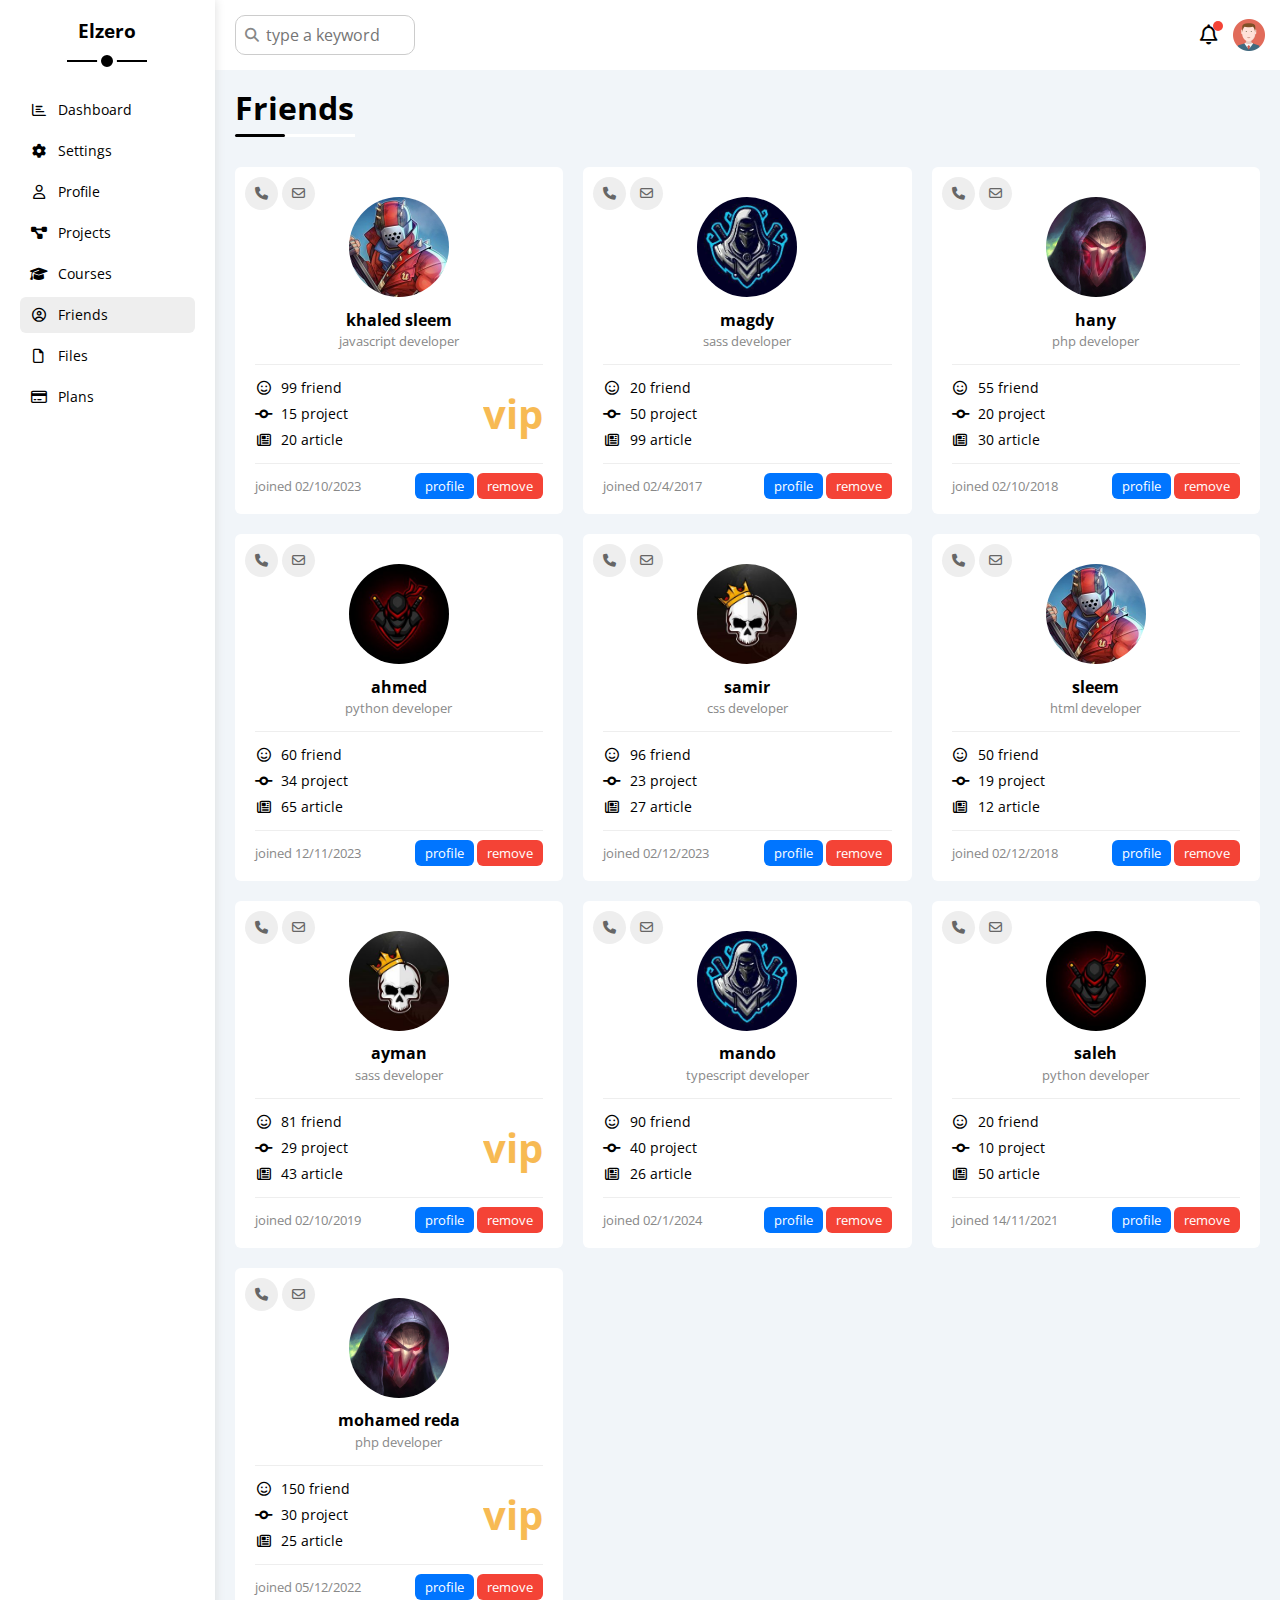
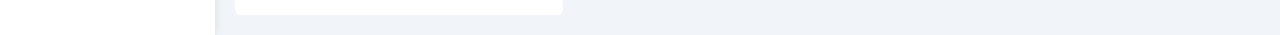
<file: friends.html>
<!DOCTYPE html>
<html lang="en">
<head>
    <meta charset="UTF-8">
    <meta name="viewport" content="width=device-width, initial-scale=1.0">
    <link rel="stylesheet" href="https://cdnjs.cloudflare.com/ajax/libs/font-awesome/6.5.1/css/all.min.css">
    <link rel="stylesheet" href="css/framework.css">
    <link rel="stylesheet" href="css/style.css">
    <link rel="stylesheet" href="css/normalize.css">
    <link rel="preconnect" href="https://fonts.googleapis.com">
    <link rel="preconnect" href="https://fonts.gstatic.com" crossorigin>
    <link href="https://fonts.googleapis.com/css2?family=Cairo:wght@300;400;700&family=Open+Sans:ital,wght@0,300;0,400;0,500;0,600;0,700;0,800;1,300;1,400;1,500;1,600;1,700;1,800&family=Outfit:wght@400;700&family=Work+Sans:wght@200;300;400;600;800&display=swap" rel="stylesheet">
    <title>friends </title>
</head>
<body>
    <!-- start sidebar -->
    <div class="page d-flex">
        <div class="sidebar bg-white p-20 p-relative">
            <h3 class="p-relative  txt-center mt-0">Elzero</h3>
            <ul>
                <li>
                    <a class=" d-flex align-center fs-14 c-black rad-6 p-10" href="index.html">
                        <i class="fa-regular fa-chart-bar fa-fw"></i>
                        <span>Dashboard</span>
                    </a>
                </li>
            </li>
            <li>
                <a class=" d-flex align-center fs-14 c-black rad-6 p-10" href="settings.html">
                <i class="fa-solid fa-gear fa-fw"></i>
                <span>Settings</span>
                </a>
            </li>
            <li>
                <a class="d-flex align-center fs-14 c-black rad-6 p-10" href="profile.html">
                <i class="fa-regular fa-user fa-fw"></i>
                <span>Profile</span>
                </a>
            </li>
            <li>
                <a class="d-flex align-center fs-14 c-black rad-6 p-10  " href="projects.html">
                <i class="fa-solid fa-diagram-project fa-fw"></i>
                <span>Projects</span>
                </a>
            </li>
            <li>
                <a class="d-flex align-center fs-14 c-black rad-6 p-10 " href="courses.html">
                    <i class="fa-solid fa-graduation-cap fa-fw"></i>
                    <span>Courses</span>
                </a>
            </li>
            <li>
                <a class="d-flex align-center fs-14 c-black rad-6 p-10 active" href="friends.html">
                    <i class="fa-regular fa-circle-user fa-fw"></i>
                    <span>Friends</span>
                </a>
            </li>
            <li>
                <a class="d-flex align-center fs-14 c-black rad-6 p-10" href="files.html">
                <i class="fa-regular fa-file fa-fw"></i>
                <span>Files</span>
                </a>
            </li>
            <li>
                <a class="d-flex align-center fs-14 c-black rad-6 p-10" href="plans.html">
                <i class="fa-regular fa-credit-card fa-fw"></i>
                <span>Plans</span>
                </a>
            </li>
            </ul>
        </div>
        <!-- end sidebar -->
        <div class="content w-full">
            <!-- start head -->
            <div class="head bg-white w-full p-15 between-flex">
                <div class="search p-relative">
                    <input type="search" placeholder="type a keyword" class="p-10">
                </div>
                <div class="icons d-flex align-center">
                    <span class="p-relative notification">
                        <i class="fa-regular fa-bell fa-lg"></i>
                    </span>
                    <img src="images/avatar.png" alt="">
                </div>
            </div>
            <!-- end head -->
            <h1 class="p-relative">Friends</h1>
            <div class="friends-page d-grid gap-20 m-20">
                <div class="friend bg-white rad-6 p-20 p-relative">
                    <div class="contact">
                        <i class="fa-solid fa-phone"></i>
                        <i class="fa-regular fa-envelope"></i>
                    </div>
                    <div class="txt-center">
                        <img src="images/friend-01 (1).jpg" class="rad-half mb-10 mt-10 w-full w-100 h-100" alt="">
                        <h4 class="m-0">khaled sleem</h4>
                        <p class="c-grey fs-13 mt-5 mb-0">javascript developer</p>
                    </div>
                    <div class="icons fs-14 p-relative">
                        <div class="mb-10">
                            <i class="fa-regular fa-face-smile fa-fw"></i>
                            <span>99 friend</span>
                        </div>
                        <div class="mb-10">
                            <i class="fa-solid fa-code-commit fa-fw"></i>
                            <span>15 project</span>
                        </div>
                        <div>
                            <i class="fa-regular fa-newspaper fa-fw"></i>
                            <span>20 article</span>
                        </div>
                        <span class="vip fw-bold c-orange">vip</span>
                    </div>
                    <div class="info between-flex fs-13">
                        <span class="c-grey">
                            joined 02/10/2023
                        </span>
                        <div>
                            <a href="#profile.html" class="bg-blue c-white btn-shape">profile</a>
                            <a href="#"class="bg-red c-white btn-shape">remove</a>
                        </div>
                    </div>
                </div>
                <div class="friend bg-white rad-6 p-20 p-relative">
                    <div class="contact">
                        <i class="fa-solid fa-phone"></i>
                        <i class="fa-regular fa-envelope"></i>
                    </div>
                    <div class="txt-center">
                        <img src="images/friend-02.jpg" class="rad-half mb-10 mt-10 w-full w-100 h-100" alt="">
                        <h4 class="m-0">magdy</h4>
                        <p class="c-grey fs-13 mt-5 mb-0">sass developer</p>
                    </div>
                    <div class="icons fs-14 p-relative">
                        <div class="mb-10">
                            <i class="fa-regular fa-face-smile fa-fw"></i>
                            <span>20 friend</span>
                        </div>
                        <div class="mb-10">
                            <i class="fa-solid fa-code-commit fa-fw"></i>
                            <span>50 project</span>
                        </div>
                        <div>
                            <i class="fa-regular fa-newspaper fa-fw"></i>
                            <span>99 article</span>
                        </div>
                    </div>
                    <div class="info between-flex fs-13">
                        <span class="c-grey">
                            joined 02/4/2017
                        </span>
                        <div>
                            <a href="#profile.html" class="bg-blue c-white btn-shape">profile</a>
                            <a href="#"class="bg-red c-white btn-shape">remove</a>
                        </div>
                    </div>
                </div>
                <div class="friend bg-white rad-6 p-20 p-relative">
                    <div class="contact">
                        <i class="fa-solid fa-phone"></i>
                        <i class="fa-regular fa-envelope"></i>
                    </div>
                    <div class="txt-center">
                        <img src="images/friend-03.jpg" class="rad-half mb-10 mt-10 w-full w-100 h-100" alt="">
                        <h4 class="m-0">hany</h4>
                        <p class="c-grey fs-13 mt-5 mb-0">php developer</p>
                    </div>
                    <div class="icons fs-14 p-relative">
                        <div class="mb-10">
                            <i class="fa-regular fa-face-smile fa-fw"></i>
                            <span>55 friend</span>
                        </div>
                        <div class="mb-10">
                            <i class="fa-solid fa-code-commit fa-fw"></i>
                            <span>20 project</span>
                        </div>
                        <div>
                            <i class="fa-regular fa-newspaper fa-fw"></i>
                            <span>30 article</span>
                        </div>
                    </div>
                    <div class="info between-flex fs-13">
                        <span class="c-grey">
                            joined 02/10/2018
                        </span>
                        <div>
                            <a href="#profile.html" class="bg-blue c-white btn-shape">profile</a>
                            <a href="#"class="bg-red c-white btn-shape">remove</a>
                        </div>
                    </div>
                </div>
                <div class="friend bg-white rad-6 p-20 p-relative">
                    <div class="contact">
                        <i class="fa-solid fa-phone"></i>
                        <i class="fa-regular fa-envelope"></i>
                    </div>
                    <div class="txt-center">
                        <img src="images/friend-04.jpg" class="rad-half mb-10 mt-10 w-full w-100 h-100" alt="">
                        <h4 class="m-0">ahmed</h4>
                        <p class="c-grey fs-13 mt-5 mb-0">python developer</p>
                    </div>
                    <div class="icons fs-14 p-relative">
                        <div class="mb-10">
                            <i class="fa-regular fa-face-smile fa-fw"></i>
                            <span>60 friend</span>
                        </div>
                        <div class="mb-10">
                            <i class="fa-solid fa-code-commit fa-fw"></i>
                            <span>34 project</span>
                        </div>
                        <div>
                            <i class="fa-regular fa-newspaper fa-fw"></i>
                            <span>65 article</span>
                        </div>
                    </div>
                    <div class="info between-flex fs-13">
                        <span class="c-grey">
                            joined 12/11/2023
                        </span>
                        <div>
                            <a href="#profile.html" class="bg-blue c-white btn-shape">profile</a>
                            <a href="#"class="bg-red c-white btn-shape">remove</a>
                        </div>
                    </div>
                </div>
                <div class="friend bg-white rad-6 p-20 p-relative">
                    <div class="contact">
                        <i class="fa-solid fa-phone"></i>
                        <i class="fa-regular fa-envelope"></i>
                    </div>
                    <div class="txt-center">
                        <img src="images/friend-05.jpg" class="rad-half mb-10 mt-10 w-full w-100 h-100" alt="">
                        <h4 class="m-0">samir</h4>
                        <p class="c-grey fs-13 mt-5 mb-0">css developer</p>
                    </div>
                    <div class="icons fs-14 p-relative">
                        <div class="mb-10">
                            <i class="fa-regular fa-face-smile fa-fw"></i>
                            <span>96 friend</span>
                        </div>
                        <div class="mb-10">
                            <i class="fa-solid fa-code-commit fa-fw"></i>
                            <span>23 project</span>
                        </div>
                        <div>
                            <i class="fa-regular fa-newspaper fa-fw"></i>
                            <span>27 article</span>
                        </div>
                    </div>
                    <div class="info between-flex fs-13">
                        <span class="c-grey">
                            joined 02/12/2023
                        </span>
                        <div>
                            <a href="#profile.html" class="bg-blue c-white btn-shape">profile</a>
                            <a href="#"class="bg-red c-white btn-shape">remove</a>
                        </div>
                    </div>
                </div>
                <div class="friend bg-white rad-6 p-20 p-relative">
                    <div class="contact">
                        <i class="fa-solid fa-phone"></i>
                        <i class="fa-regular fa-envelope"></i>
                    </div>
                    <div class="txt-center">
                        <img src="images/friend-01 (1).jpg" class="rad-half mb-10 mt-10 w-full w-100 h-100" alt="">
                        <h4 class="m-0">sleem</h4>
                        <p class="c-grey fs-13 mt-5 mb-0">html developer</p>
                    </div>
                    <div class="icons fs-14 p-relative">
                        <div class="mb-10">
                            <i class="fa-regular fa-face-smile fa-fw"></i>
                            <span>50 friend</span>
                        </div>
                        <div class="mb-10">
                            <i class="fa-solid fa-code-commit fa-fw"></i>
                            <span>19 project</span>
                        </div>
                        <div>
                            <i class="fa-regular fa-newspaper fa-fw"></i>
                            <span>12 article</span>
                        </div>
                    </div>
                    <div class="info between-flex fs-13">
                        <span class="c-grey">
                            joined 02/12/2018
                        </span>
                        <div>
                            <a href="#profile.html" class="bg-blue c-white btn-shape">profile</a>
                            <a href="#"class="bg-red c-white btn-shape">remove</a>
                        </div>
                    </div>
                </div>
                <div class="friend bg-white rad-6 p-20 p-relative">
                    <div class="contact">
                        <i class="fa-solid fa-phone"></i>
                        <i class="fa-regular fa-envelope"></i>
                    </div>
                    <div class="txt-center">
                        <img src="images/friend-05.jpg" class="rad-half mb-10 mt-10 w-full w-100 h-100" alt="">
                        <h4 class="m-0">ayman</h4>
                        <p class="c-grey fs-13 mt-5 mb-0">sass developer</p>
                    </div>
                    <div class="icons fs-14 p-relative">
                        <div class="mb-10">
                            <i class="fa-regular fa-face-smile fa-fw"></i>
                            <span>81 friend</span>
                        </div>
                        <div class="mb-10">
                            <i class="fa-solid fa-code-commit fa-fw"></i>
                            <span>29 project</span>
                        </div>
                        <div>
                            <i class="fa-regular fa-newspaper fa-fw"></i>
                            <span>43 article</span>
                        </div>
                        <span class="vip fw-bold c-orange">vip</span>
                    </div>
                    <div class="info between-flex fs-13">
                        <span class="c-grey">
                            joined 02/10/2019
                        </span>
                        <div>
                            <a href="#profile.html" class="bg-blue c-white btn-shape">profile</a>
                            <a href="#"class="bg-red c-white btn-shape">remove</a>
                        </div>
                    </div>
                </div>
                <div class="friend bg-white rad-6 p-20 p-relative">
                    <div class="contact">
                        <i class="fa-solid fa-phone"></i>
                        <i class="fa-regular fa-envelope"></i>
                    </div>
                    <div class="txt-center">
                        <img src="images/friend-02.jpg" class="rad-half mb-10 mt-10 w-full w-100 h-100" alt="">
                        <h4 class="m-0">mando</h4>
                        <p class="c-grey fs-13 mt-5 mb-0">typescript developer</p>
                    </div>
                    <div class="icons fs-14 p-relative">
                        <div class="mb-10">
                            <i class="fa-regular fa-face-smile fa-fw"></i>
                            <span>90 friend</span>
                        </div>
                        <div class="mb-10">
                            <i class="fa-solid fa-code-commit fa-fw"></i>
                            <span>40 project</span>
                        </div>
                        <div>
                            <i class="fa-regular fa-newspaper fa-fw"></i>
                            <span>26 article</span>
                        </div>
                    </div>
                    <div class="info between-flex fs-13">
                        <span class="c-grey">
                            joined 02/1/2024
                        </span>
                        <div>
                            <a href="#profile.html" class="bg-blue c-white btn-shape">profile</a>
                            <a href="#"class="bg-red c-white btn-shape">remove</a>
                        </div>
                    </div>
                </div>
                <div class="friend bg-white rad-6 p-20 p-relative">
                    <div class="contact">
                        <i class="fa-solid fa-phone"></i>
                        <i class="fa-regular fa-envelope"></i>
                    </div>
                    <div class="txt-center">
                        <img src="images/friend-04.jpg" class="rad-half mb-10 mt-10 w-full w-100 h-100" alt="">
                        <h4 class="m-0">saleh</h4>
                        <p class="c-grey fs-13 mt-5 mb-0">python developer</p>
                    </div>
                    <div class="icons fs-14 p-relative">
                        <div class="mb-10">
                            <i class="fa-regular fa-face-smile fa-fw"></i>
                            <span>20 friend</span>
                        </div>
                        <div class="mb-10">
                            <i class="fa-solid fa-code-commit fa-fw"></i>
                            <span>10 project</span>
                        </div>
                        <div>
                            <i class="fa-regular fa-newspaper fa-fw"></i>
                            <span>50 article</span>
                        </div>
                    </div>
                    <div class="info between-flex fs-13">
                        <span class="c-grey">
                            joined 14/11/2021
                        </span>
                        <div>
                            <a href="#profile.html" class="bg-blue c-white btn-shape">profile</a>
                            <a href="#"class="bg-red c-white btn-shape">remove</a>
                        </div>
                    </div>
                </div>
                <div class="friend bg-white rad-6 p-20 p-relative">
                    <div class="contact">
                        <i class="fa-solid fa-phone"></i>
                        <i class="fa-regular fa-envelope"></i>
                    </div>
                    <div class="txt-center">
                        <img src="images/friend-03.jpg" class="rad-half mb-10 mt-10 w-full w-100 h-100" alt="">
                        <h4 class="m-0">mohamed reda</h4>
                        <p class="c-grey fs-13 mt-5 mb-0">php developer</p>
                    </div>
                    <div class="icons fs-14 p-relative">
                        <div class="mb-10">
                            <i class="fa-regular fa-face-smile fa-fw"></i>
                            <span>150 friend</span>
                        </div>
                        <div class="mb-10">
                            <i class="fa-solid fa-code-commit fa-fw"></i>
                            <span>30 project</span>
                        </div>
                        <div>
                            <i class="fa-regular fa-newspaper fa-fw"></i>
                            <span>25 article</span>
                        </div>
                        <span class="vip fw-bold c-orange">vip</span>
                    </div>
                    <div class="info between-flex fs-13">
                        <span class="c-grey">
                            joined 05/12/2022
                        </span>
                        <div>
                            <a href="#profile.html" class="bg-blue c-white btn-shape">profile</a>
                            <a href="#"class="bg-red c-white btn-shape">remove</a>
                        </div>
                    </div>
                </div>
            </div>
            
            
        </div>
    </div>
    
    
</body>
</html>
</file>
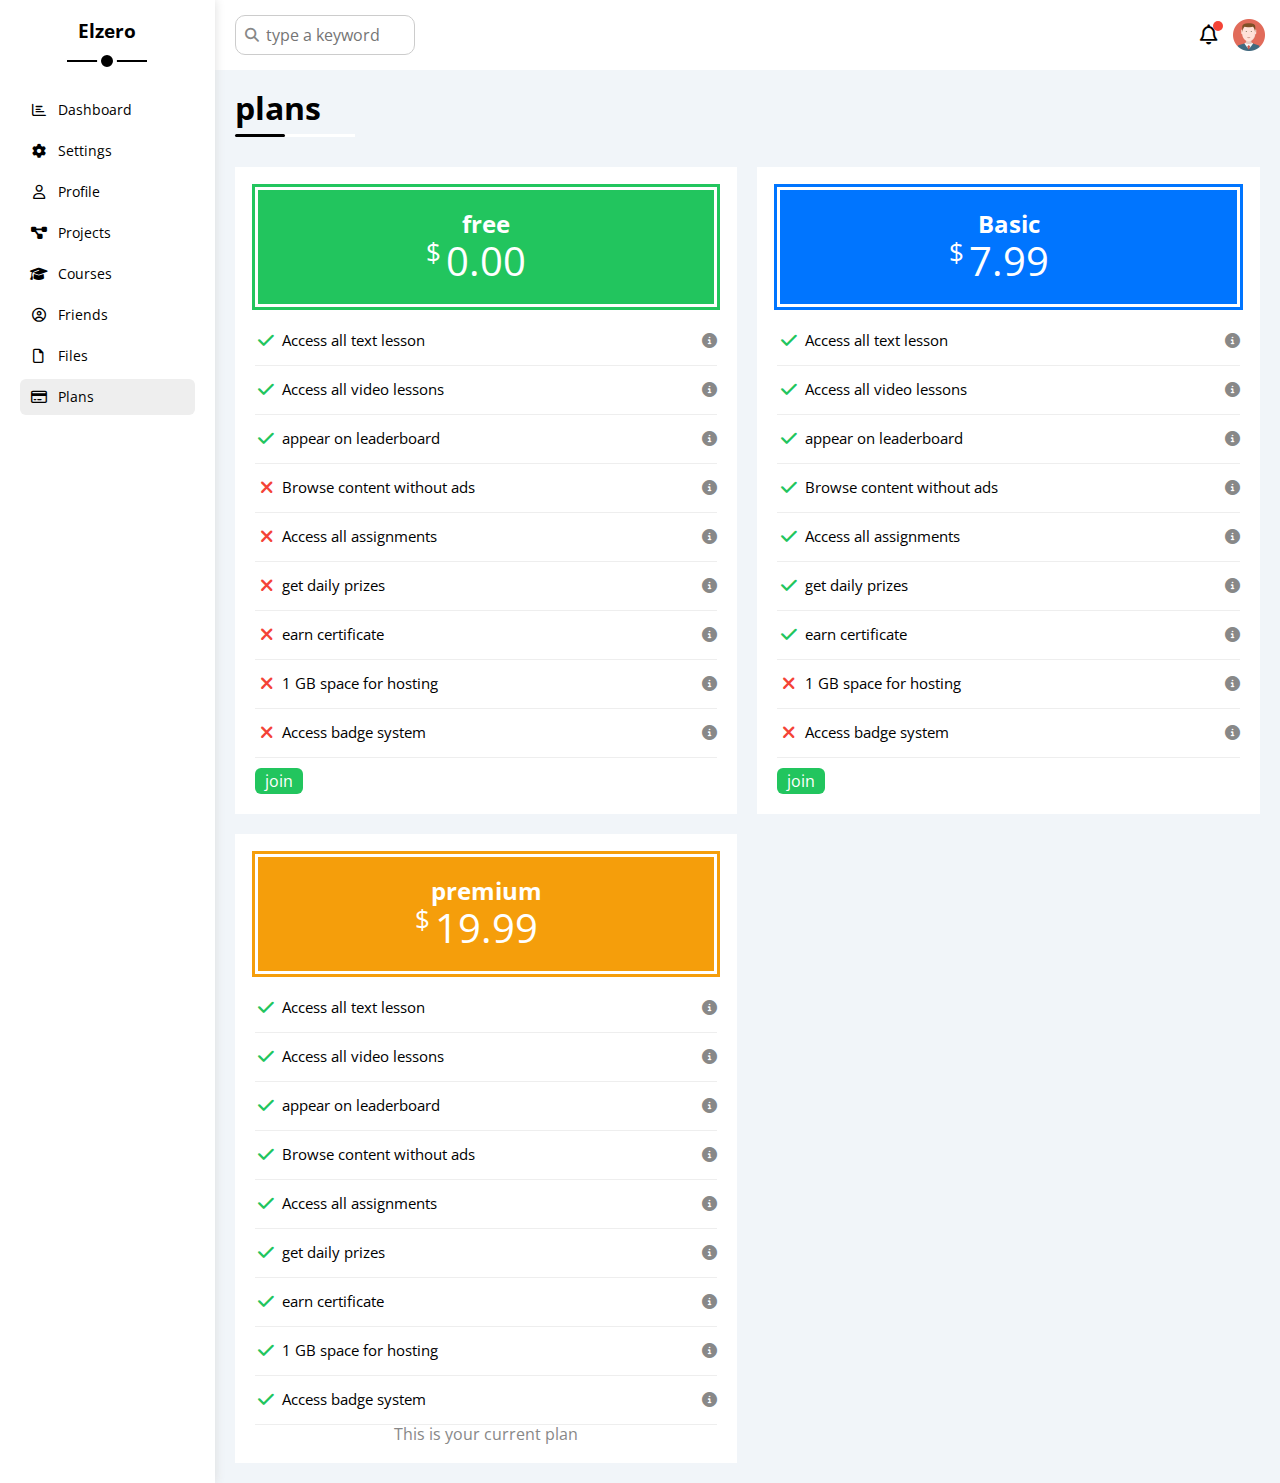
<file: plans.html>
<!DOCTYPE html>
<html lang="en">
<head>
    <meta charset="UTF-8">
    <meta name="viewport" content="width=device-width, initial-scale=1.0">
    <link rel="stylesheet" href="https://cdnjs.cloudflare.com/ajax/libs/font-awesome/6.5.1/css/all.min.css">
    <link rel="stylesheet" href="css/framework.css">
    <link rel="stylesheet" href="css/style.css">
    <link rel="stylesheet" href="css/normalize.css">
    <link rel="preconnect" href="https://fonts.googleapis.com">
    <link rel="preconnect" href="https://fonts.gstatic.com" crossorigin>
    <link href="https://fonts.googleapis.com/css2?family=Cairo:wght@300;400;700&family=Open+Sans:ital,wght@0,300;0,400;0,500;0,600;0,700;0,800;1,300;1,400;1,500;1,600;1,700;1,800&family=Outfit:wght@400;700&family=Work+Sans:wght@200;300;400;600;800&display=swap" rel="stylesheet">
    <title>plans </title>
</head>
<body>
    <!-- start sidebar -->
    <div class="page d-flex">
        <div class="sidebar bg-white p-20 p-relative">
            <h3 class="p-relative  txt-center mt-0">Elzero</h3>
            <ul>
                <li>
                    <a class=" d-flex align-center fs-14 c-black rad-6 p-10" href="index.html">
                        <i class="fa-regular fa-chart-bar fa-fw"></i>
                        <span>Dashboard</span>
                    </a>
                </li>
            </li>
            <li>
                <a class=" d-flex align-center fs-14 c-black rad-6 p-10" href="settings.html">
                <i class="fa-solid fa-gear fa-fw"></i>
                <span>Settings</span>
                </a>
            </li>
            <li>
                <a class="d-flex align-center fs-14 c-black rad-6 p-10" href="profile.html">
                <i class="fa-regular fa-user fa-fw"></i>
                <span>Profile</span>
                </a>
            </li>
            <li>
                <a class="d-flex align-center fs-14 c-black rad-6 p-10  " href="projects.html">
                <i class="fa-solid fa-diagram-project fa-fw"></i>
                <span>Projects</span>
                </a>
            </li>
            <li>
                <a class="d-flex align-center fs-14 c-black rad-6 p-10 " href="courses.html">
                    <i class="fa-solid fa-graduation-cap fa-fw"></i>
                    <span>Courses</span>
                </a>
            </li>
            <li>
                <a class="d-flex align-center fs-14 c-black rad-6 p-10 " href="friends.html">
                    <i class="fa-regular fa-circle-user fa-fw"></i>
                    <span>Friends</span>
                </a>
            </li>
            <li>
                <a class="d-flex align-center fs-14 c-black rad-6 p-10" href="files.html">
                <i class="fa-regular fa-file fa-fw"></i>
                <span>Files</span>
                </a>
            </li>
            <li>
                <a class="d-flex align-center fs-14 c-black rad-6 p-10 active" href="plans.html">
                <i class="fa-regular fa-credit-card fa-fw"></i>
                <span>Plans</span>
                </a>
            </li>
            </ul>
        </div>
        <!-- end sidebar -->
        <div class="content w-full">
            <!-- start head -->
            <div class="head bg-white w-full p-15 between-flex">
                <div class="search p-relative">
                    <input type="search" placeholder="type a keyword" class="p-10">
                </div>
                <div class="icons d-flex align-center">
                    <span class="p-relative notification">
                        <i class="fa-regular fa-bell fa-lg"></i>
                    </span>
                    <img src="images/avatar.png" alt="">
                </div>
            </div>
            <!-- end head -->
            <h1 class="p-relative">plans</h1>
            <div class="plans-page d-grid m-20 gap-20">
                <div class="plan green bg-white p-20">
                    <div class="top bg-green txt-center p-20">
                        <h2 class="m-0 c-white">free</h2>
                        <div class="price c-white">
                            <span>$</span>
                            0.00
                        </div>
                    </div>
                    <ul class="mt-10">
                        <li>
                            <i class="fa-solid fa-check fa-fw yes"></i>
                            <span>Access all text lesson</span>
                            <i class="fa-solid fa-circle-info help"></i>
                        </li>
                        <li>
                            <i class="fa-solid fa-check fa-fw yes"></i>
                            <span>Access all video lessons</span>
                            <i class="fa-solid fa-circle-info help"></i>
                        </li>
                        <li>
                            <i class="fa-solid fa-check fa-fw yes"></i>
                            <span>appear on leaderboard</span>
                            <i class="fa-solid fa-circle-info help"></i>
                        </li>
                        <li>
                            <i class="fa-solid fa-xmark fa-fw "></i>
                            <span>Browse content without ads</span>
                            <i class="fa-solid fa-circle-info help"></i>
                        </li>
                        <li>
                            <i class="fa-solid fa-xmark fa-fw "></i>
                            <span>Access all assignments</span>
                            <i class="fa-solid fa-circle-info help"></i>
                        </li>
                        <li>
                            <i class="fa-solid fa-xmark fa-fw "></i>
                            <span>get daily prizes</span>
                            <i class="fa-solid fa-circle-info help"></i>
                        </li>
                        <li>
                            <i class="fa-solid fa-xmark fa-fw "></i>
                            <span>earn certificate</span>
                            <i class="fa-solid fa-circle-info help"></i>
                        </li>
                        <li>
                            <i class="fa-solid fa-xmark fa-fw "></i>
                            <span>1 GB space for hosting</span>
                            <i class="fa-solid fa-circle-info help"></i>
                        </li>
                        <li>
                            <i class="fa-solid fa-xmark fa-fw "></i>
                            <span>Access badge system</span>
                            <i class="fa-solid fa-circle-info help"></i>
                        </li>
                    </ul>
                    <a href="#" class="btn-shape mt-10 bg-green c-white d-block w-fit">join</a>
                </div>
                <div class="plan blue bg-white p-20">
                    <div class="top bg-blue txt-center p-20">
                        <h2 class="m-0 c-white">Basic</h2>
                        <div class="price c-white">
                            <span>$</span>
                            7.99
                        </div>
                    </div>
                    <ul class="mt-10">
                        <li>
                            <i class="fa-solid fa-check fa-fw yes"></i>
                            <span>Access all text lesson</span>
                            <i class="fa-solid fa-circle-info help"></i>
                        </li>
                        <li>
                            <i class="fa-solid fa-check fa-fw yes"></i>
                            <span>Access all video lessons</span>
                            <i class="fa-solid fa-circle-info help"></i>
                        </li>
                        <li>
                            <i class="fa-solid fa-check fa-fw yes"></i>
                            <span>appear on leaderboard</span>
                            <i class="fa-solid fa-circle-info help"></i>
                        </li>
                        <li>
                            <i class="fa-solid fa-check fa-fw yes"></i>
                            <span>Browse content without ads</span>
                            <i class="fa-solid fa-circle-info help"></i>
                        </li>
                        <li>
                            <i class="fa-solid fa-check fa-fw yes "></i>
                            <span>Access all assignments</span>
                            <i class="fa-solid fa-circle-info help"></i>
                        </li>
                        <li>
                            <i class="fa-solid fa-check fa-fw yes "></i>
                            <span>get daily prizes</span>
                            <i class="fa-solid fa-circle-info help"></i>
                        </li>
                        <li>
                            <i class="fa-solid fa-check fa-fw yes "></i>
                            <span>earn certificate</span>
                            <i class="fa-solid fa-circle-info help"></i>
                        </li>
                        <li>
                            <i class="fa-solid fa-xmark fa-fw "></i>
                            <span>1 GB space for hosting</span>
                            <i class="fa-solid fa-circle-info help"></i>
                        </li>
                        <li>
                            <i class="fa-solid fa-xmark fa-fw "></i>
                            <span>Access badge system</span>
                            <i class="fa-solid fa-circle-info help"></i>
                        </li>
                    </ul>
                    <a href="#" class="btn-shape mt-10 bg-green c-white d-block w-fit">join</a>
                </div>
                <div class="plan orange bg-white p-20">
                    <div class="top bg-orange txt-center p-20">
                        <h2 class="m-0 c-white">premium</h2>
                        <div class="price c-white">
                            <span>$</span>
                            19.99
                        </div>
                    </div>
                    <ul class="mt-10">
                        <li>
                            <i class="fa-solid fa-check fa-fw yes"></i>
                            <span>Access all text lesson</span>
                            <i class="fa-solid fa-circle-info help"></i>
                        </li>
                        <li>
                            <i class="fa-solid fa-check fa-fw yes"></i>
                            <span>Access all video lessons</span>
                            <i class="fa-solid fa-circle-info help"></i>
                        </li>
                        <li>
                            <i class="fa-solid fa-check fa-fw yes"></i>
                            <span>appear on leaderboard</span>
                            <i class="fa-solid fa-circle-info help"></i>
                        </li>
                        <li>
                            <i class="fa-solid fa-check fa-fw yes"></i>
                            <span>Browse content without ads</span>
                            <i class="fa-solid fa-circle-info help"></i>
                        </li>
                        <li>
                            <i class="fa-solid fa-check fa-fw yes"></i>
                            <span>Access all assignments</span>
                            <i class="fa-solid fa-circle-info help"></i>
                        </li>
                        <li>
                            <i class="fa-solid fa-check fa-fw yes"></i>
                            <span>get daily prizes</span>
                            <i class="fa-solid fa-circle-info help"></i>
                        </li>
                        <li>
                            <i class="fa-solid fa-check fa-fw yes"></i>
                            <span>earn certificate</span>
                            <i class="fa-solid fa-circle-info help"></i>
                        </li>
                        <li>
                            <i class="fa-solid fa-check fa-fw yes"></i>
                            <span>1 GB space for hosting</span>
                            <i class="fa-solid fa-circle-info help"></i>
                        </li>
                        <li>
                            <i class="fa-solid fa-check fa-fw yes"></i>
                            <span>Access badge system</span>
                            <i class="fa-solid fa-circle-info help"></i>
                        </li>
                    </ul>
                    <p class="txt-center c-grey m-0">This is your current plan</p>
                </div>
            </div>
            
            
        </div>
    </div>
    
    
</body>
</html>
</file>
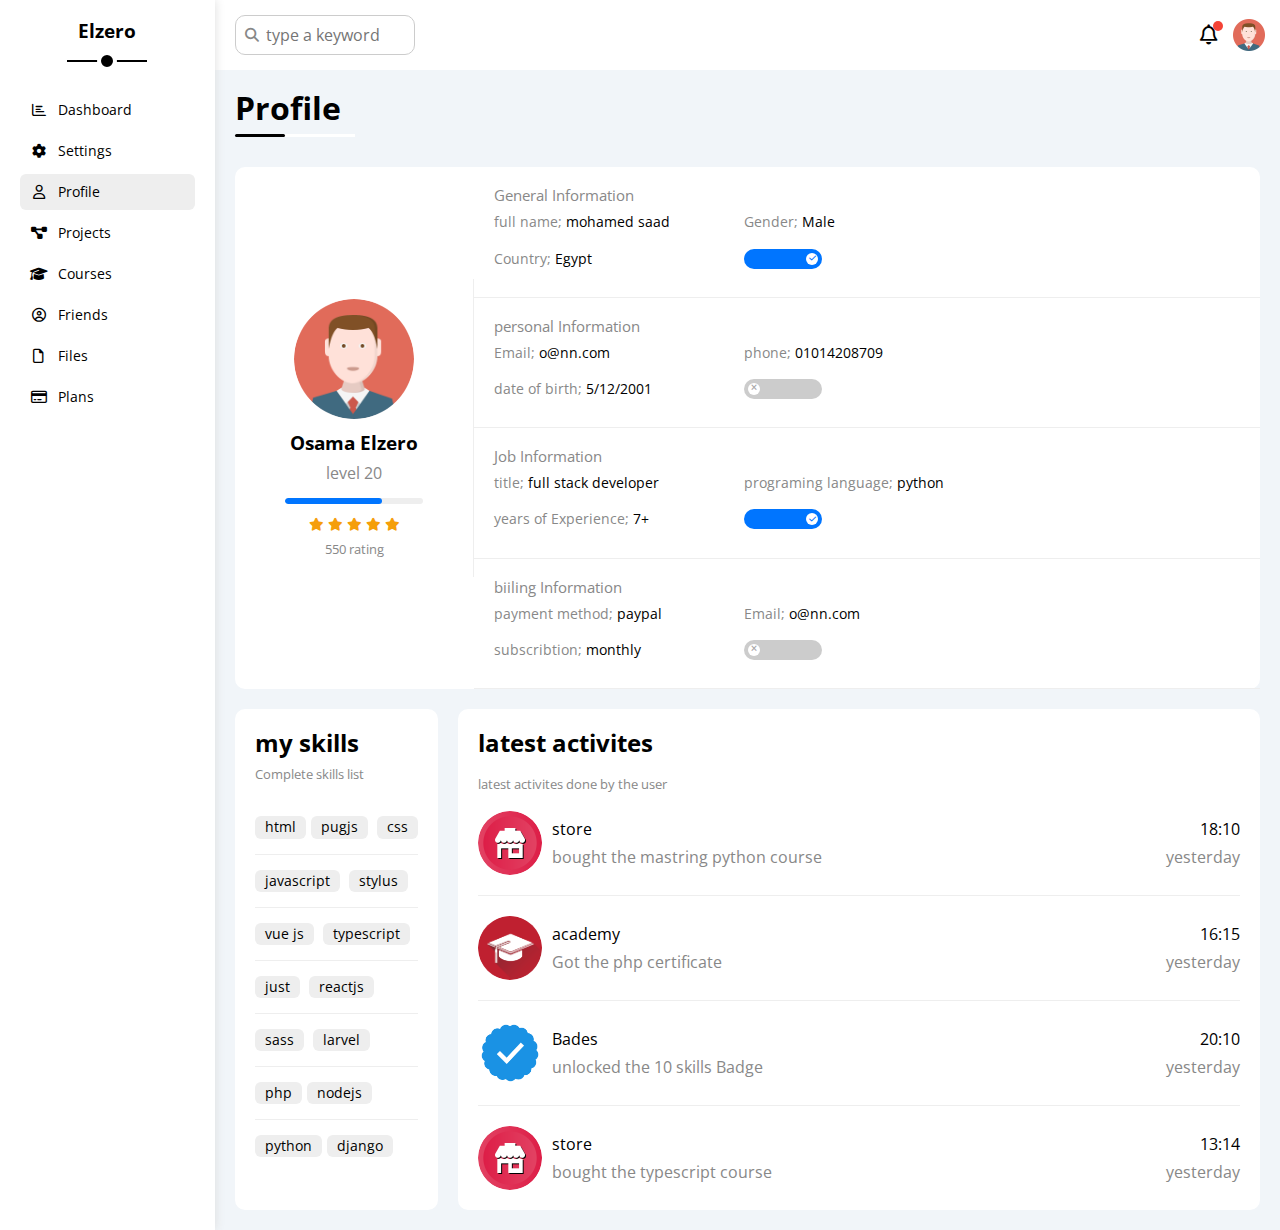
<file: profile.html>
<!DOCTYPE html>
<html lang="en">
<head>
    <meta charset="UTF-8">
    <meta name="viewport" content="width=device-width, initial-scale=1.0">
    <link rel="stylesheet" href="https://cdnjs.cloudflare.com/ajax/libs/font-awesome/6.5.1/css/all.min.css">
    <link rel="stylesheet" href="css/framework.css">
    <link rel="stylesheet" href="css/style.css">
    <link rel="stylesheet" href="css/normalize.css">
    <link rel="preconnect" href="https://fonts.googleapis.com">
    <link rel="preconnect" href="https://fonts.gstatic.com" crossorigin>
    <link href="https://fonts.googleapis.com/css2?family=Cairo:wght@300;400;700&family=Open+Sans:ital,wght@0,300;0,400;0,500;0,600;0,700;0,800;1,300;1,400;1,500;1,600;1,700;1,800&family=Outfit:wght@400;700&family=Work+Sans:wght@200;300;400;600;800&display=swap" rel="stylesheet">
    <title>profile </title>
</head>
<body>
    <!-- start sidebar -->
    <div class="page d-flex">
        <div class="sidebar bg-white p-20 p-relative">
            <h3 class="p-relative  txt-center mt-0">Elzero</h3>
            <ul>
                <li>
                    <a class=" d-flex align-center fs-14 c-black rad-6 p-10" href="index.html">
                        <i class="fa-regular fa-chart-bar fa-fw"></i>
                        <span>Dashboard</span>
                    </a>
                </li>
            </li>
            <li>
                <a class=" d-flex align-center fs-14 c-black rad-6 p-10" href="settings.html">
                <i class="fa-solid fa-gear fa-fw"></i>
                <span>Settings</span>
                </a>
            </li>
            <li>
                <a class="active d-flex align-center fs-14 c-black rad-6 p-10" href="profile.html">
                <i class="fa-regular fa-user fa-fw"></i>
                <span>Profile</span>
                </a>
            </li>
            <li>
                <a class="d-flex align-center fs-14 c-black rad-6 p-10" href="projects.html">
                <i class="fa-solid fa-diagram-project fa-fw"></i>
                <span>Projects</span>
                </a>
            </li>
            <li>
                <a class="d-flex align-center fs-14 c-black rad-6 p-10" href="courses.html">
                    <i class="fa-solid fa-graduation-cap fa-fw"></i>
                    <span>Courses</span>
                </a>
            </li>
            <li>
                <a class="d-flex align-center fs-14 c-black rad-6 p-10" href="friends.html">
                    <i class="fa-regular fa-circle-user fa-fw"></i>
                    <span>Friends</span>
                </a>
            </li>
            <li>
                <a class="d-flex align-center fs-14 c-black rad-6 p-10" href="files.html">
                <i class="fa-regular fa-file fa-fw"></i>
                <span>Files</span>
                </a>
            </li>
            <li>
                <a class="d-flex align-center fs-14 c-black rad-6 p-10" href="plans.html">
                <i class="fa-regular fa-credit-card fa-fw"></i>
                <span>Plans</span>
                </a>
            </li>
            </ul>
        </div>
        <!-- end sidebar -->
        <div class="content w-full">
            <!-- start head -->
            <div class="head bg-white w-full p-15 between-flex">
                <div class="search p-relative">
                    <input type="search" placeholder="type a keyword" class="p-10">
                </div>
                <div class="icons d-flex align-center">
                    <span class="p-relative notification">
                        <i class="fa-regular fa-bell fa-lg"></i>
                    </span>
                    <img src="images/avatar.png" alt="">
                </div>
            </div>
            <!-- end head -->
            <h1 class="p-relative">Profile</h1>
            <div class="profile-page m-20">
                <div class="overview bg-white d-flex align-center rad-10">
                    <div class="avatar-box txt-center p-20">
                        <img src="images/avatar.png" class="rad-half mb-10" alt="">
                        <h3 class="m-0">Osama Elzero</h3>
                        <p class="c-grey mt-10 ">level 20</p>
                        <div class="level rad-6 bg-eee p-relative">
                            <span style="width: 70%;"></span>
                        </div>
                        <div class="rating mt-10 mb-10">
                            <i class="fa-solid fa-star c-orange fs-13"></i>
                            <i class="fa-solid fa-star c-orange fs-13"></i>
                            <i class="fa-solid fa-star c-orange fs-13"></i>
                            <i class="fa-solid fa-star c-orange fs-13"></i>
                            <i class="fa-solid fa-star c-orange fs-13"></i>
                        </div>
                        <p class="c-grey m-0 fs-13">550 rating</p>
                    </div>
                    <div class="info w-full txt-c-mobile">
                        <!-- start info row -->
                        <div class="box p-20 d-flex align-center">
                            <H4 class="c-grey fs-15 w-full m-0">General Information</H4>
                            <div class="fs-14">
                                <span class="c-grey">full name;</span>
                                <span>mohamed saad</span>
                            </div>
                            <div class="fs-14">
                                <span class="c-grey">Gender;</span>
                                <span>Male</span>
                            </div>
                            <div class="fs-14">
                                <span class="c-grey">Country;</span>
                                <span>Egypt</span>
                            </div>
                            <label>
                                <input type="checkbox" checked class="toggle-chekbox">
                                <div class="toggle-switch"></div>
                            </label>
                        </div>
                        <div class="box p-20 d-flex align-center">
                            <H4 class="c-grey fs-15 w-full m-0">personal Information</H4>
                            <div class="fs-14">
                                <span class="c-grey">Email;</span>
                                <span>o@nn.com</span>
                            </div>
                            <div class="fs-14">
                                <span class="c-grey">phone;</span>
                                <span>01014208709</span>
                            </div>
                            <div class="fs-14">
                                <span class="c-grey">date of birth;</span>
                                <span>5/12/2001</span>
                            </div>
                            <label>
                                <input type="checkbox" class="toggle-chekbox">
                                <div class="toggle-switch"></div>
                            </label>
                        </div>
                        <div class="box p-20 d-flex align-center">
                            <H4 class="c-grey fs-15 w-full m-0">Job Information</H4>
                            <div class="fs-14">
                                <span class="c-grey">title;</span>
                                <span>full stack developer</span>
                            </div>
                            <div class="fs-14">
                                <span class="c-grey">programing language;</span>
                                <span>python</span>
                            </div>
                            <div class="fs-14">
                                <span class="c-grey">years of Experience;</span>
                                <span>7+</span>
                            </div>
                            <label>
                                <input type="checkbox" checked class="toggle-chekbox">
                                <div class="toggle-switch"></div>
                            </label>
                        </div>
                        <div class="box p-20 d-flex align-center">
                            <H4 class="c-grey fs-15 w-full m-0">biiling Information</H4>
                            <div class="fs-14">
                                <span class="c-grey">payment method;</span>
                                <span>paypal</span>
                            </div>
                            <div class="fs-14">
                                <span class="c-grey">Email;</span>
                                <span>o@nn.com</span>
                            </div>
                            <div class="fs-14">
                                <span class="c-grey">subscribtion;</span>
                                <span>monthly</span>
                            </div>
                            <label>
                                <input type="checkbox"  class="toggle-chekbox">
                                <div class="toggle-switch"></div>
                            </label>
                        </div>
                        <!-- end info row -->
                    </div>
                </div>
                <!-- start other data -->
                <div class="d-flex gap-20 other-data">
                    <div class="skills bg-white p-20 rad-10 mt-20">
                        <h2 class="mt-0 mb-10">my skills</h2>
                        <p class="mt-0 mb-20 c-grey fs-13">Complete skills list</p>
                        <ul class="m-0 txt-c-mobile">
                            <li><span>html</span><span>pugjs</span> <span>css</span></li>
                            <li><span>javascript</span> <span>stylus</span></li>
                            <li><span>vue js</span> <span>typescript</span></li>
                            <li><span>just</span> <span>reactjs</span></li>
                            <li><span>sass</span> <span>larvel</span></li>
                            <li><span>php</span><span>nodejs</span></li>
                            <li><span>python</span><span>django</span></li>
                        </ul>
                    </div>
                    <div class="activites bg-white p-20 rad-10 mt-20">
                        <h2 class="mt-0 mb-20">latest activites</h2>
                        <p class="mt-0 mb-20 c-grey fs-13">latest activites done by the user</p>
                        <div class="activity d-flex align-center txt-c-mobile">
                            <img src="images/activity-01.png"alt="">
                            <div class="info">
                                <span class="d-block mb-10">store</span>
                                <span class="c-grey">bought the mastring python course</span>
                            </div>
                            <div class="date">
                                <span class="d-block mb-10">18:10</span>
                                <span class="c-grey">yesterday</span>
                            </div>
                        </div>
                    
                        <div class="activity d-flex align-center txt-c-mobile">
                            <img src="images/activity-02.png"alt="">
                            <div class="info">
                                <span class="d-block mb-10">academy</span>
                                <span class="c-grey">Got the php certificate</span>
                            </div>
                            <div class="date">
                                <span class="d-block mb-10">16:15</span>
                                <span class="c-grey">yesterday</span>
                            </div>
                        </div>
                        <div class="activity d-flex align-center txt-c-mobile">
                            <img src="images/activity-03.png"alt="">
                            <div class="info">
                                <span class="d-block mb-10">Bades</span>
                                <span class="c-grey">unlocked the 10 skills Badge</span>
                            </div>
                            <div class="date">
                                <span class="d-block mb-10">20:10</span>
                                <span class="c-grey">yesterday</span>
                            </div>
                        </div>
                        <div class="activity d-flex align-center txt-c-mobile">
                            <img src="images/activity-01.png"alt="">
                            <div class="info">
                                <span class="d-block mb-10">store</span>
                                <span class="c-grey">bought the typescript course</span>
                            </div>
                            <div class="date">
                                <span class="d-block mb-10">13:14</span>
                                <span class="c-grey">yesterday</span>
                            </div>
                        </div>
                    </div>
                </div>
                <!-- end other data -->
            </div>
        </div>
    </div>
    
    
</body>
</html>
</file>
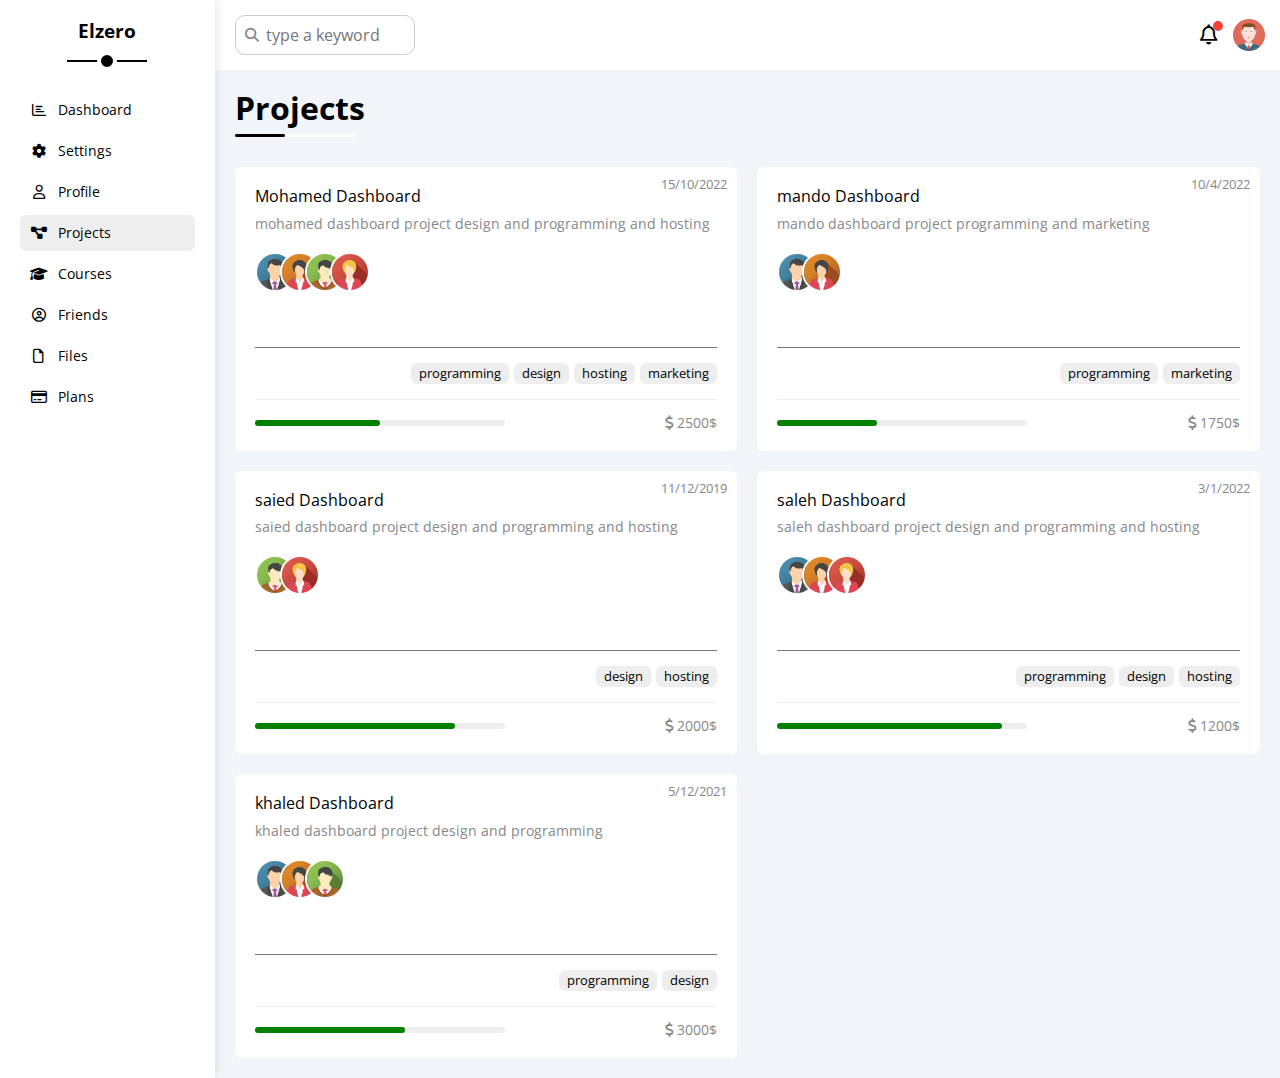
<file: projects.html>
<!DOCTYPE html>
<html lang="en">
<head>
    <meta charset="UTF-8">
    <meta name="viewport" content="width=device-width, initial-scale=1.0">
    <link rel="stylesheet" href="https://cdnjs.cloudflare.com/ajax/libs/font-awesome/6.5.1/css/all.min.css">
    <link rel="stylesheet" href="css/framework.css">
    <link rel="stylesheet" href="css/style.css">
    <link rel="stylesheet" href="css/normalize.css">
    <link rel="preconnect" href="https://fonts.googleapis.com">
    <link rel="preconnect" href="https://fonts.gstatic.com" crossorigin>
    <link href="https://fonts.googleapis.com/css2?family=Cairo:wght@300;400;700&family=Open+Sans:ital,wght@0,300;0,400;0,500;0,600;0,700;0,800;1,300;1,400;1,500;1,600;1,700;1,800&family=Outfit:wght@400;700&family=Work+Sans:wght@200;300;400;600;800&display=swap" rel="stylesheet">
    <title>projects </title>
</head>
<body>
    <!-- start sidebar -->
    <div class="page d-flex">
        <div class="sidebar bg-white p-20 p-relative">
            <h3 class="p-relative  txt-center mt-0">Elzero</h3>
            <ul>
                <li>
                    <a class=" d-flex align-center fs-14 c-black rad-6 p-10" href="index.html">
                        <i class="fa-regular fa-chart-bar fa-fw"></i>
                        <span>Dashboard</span>
                    </a>
                </li>
            </li>
            <li>
                <a class=" d-flex align-center fs-14 c-black rad-6 p-10" href="settings.html">
                <i class="fa-solid fa-gear fa-fw"></i>
                <span>Settings</span>
                </a>
            </li>
            <li>
                <a class="d-flex align-center fs-14 c-black rad-6 p-10" href="profile.html">
                <i class="fa-regular fa-user fa-fw"></i>
                <span>Profile</span>
                </a>
            </li>
            <li>
                <a class="d-flex align-center fs-14 c-black rad-6 p-10 active " href="projects.html">
                <i class="fa-solid fa-diagram-project fa-fw"></i>
                <span>Projects</span>
                </a>
            </li>
            <li>
                <a class="d-flex align-center fs-14 c-black rad-6 p-10" href="courses.html">
                    <i class="fa-solid fa-graduation-cap fa-fw"></i>
                    <span>Courses</span>
                </a>
            </li>
            <li>
                <a class="d-flex align-center fs-14 c-black rad-6 p-10" href="friends.html">
                    <i class="fa-regular fa-circle-user fa-fw"></i>
                    <span>Friends</span>
                </a>
            </li>
            <li>
                <a class="d-flex align-center fs-14 c-black rad-6 p-10" href="files.html">
                <i class="fa-regular fa-file fa-fw"></i>
                <span>Files</span>
                </a>
            </li>
            <li>
                <a class="d-flex align-center fs-14 c-black rad-6 p-10" href="plans.html">
                <i class="fa-regular fa-credit-card fa-fw"></i>
                <span>Plans</span>
                </a>
            </li>
            </ul>
        </div>
        <!-- end sidebar -->
        <div class="content w-full">
            <!-- start head -->
            <div class="head bg-white w-full p-15 between-flex">
                <div class="search p-relative">
                    <input type="search" placeholder="type a keyword" class="p-10">
                </div>
                <div class="icons d-flex align-center">
                    <span class="p-relative notification">
                        <i class="fa-regular fa-bell fa-lg"></i>
                    </span>
                    <img src="images/avatar.png" alt="">
                </div>
            </div>
            <!-- end head -->
            <h1 class="p-relative">Projects</h1>
            <div class="projects-page m-20 d-grid gap-20">
                <div class="project bg-white p-20 rad-6 p-relative">
                    <span class="date fs-13 c-grey">15/10/2022</span>
                    <h4 class="m-0">Mohamed Dashboard</h4>
                    <p class="c-grey mb-20 mt-10 fs-14">mohamed dashboard project design and programming and hosting </p>
                    <div class="team">
                        <a href="#"><img src="images/team-01.png" alt=""></a>
                        <a href="#"><img src="images/team-04.png" alt=""></a>
                        <a href="#"><img src="images/team-03.png" alt=""></a>
                        <a href="#"><img src="images/team-05.png" alt=""></a>
                    </div>
                    <div class="do d-flex">
                        <span class="fs-13 rad-6 bg-eee">programming</span>
                        <span class="fs-13 rad-6 bg-eee">design</span>
                        <span class="fs-13 rad-6 bg-eee">hosting</span>
                        <span class="fs-13 rad-6 bg-eee">marketing</span>
                    </div>
                    <div class="info between-flex">
                        <div class="prog bg-eee">
                            <span style="width: 50%;" class="bg-red"></span>
                        </div>
                        <div class="fs-14 c-grey">
                            <i class="fa-solid fa-dollar-sign"></i>
                            2500$
                        </div>
                    </div>
                </div>
                <div class="project bg-white p-20 rad-6 p-relative">
                    <span class="date fs-13 c-grey">10/4/2022</span>
                    <h4 class="m-0">mando Dashboard</h4>
                    <p class="c-grey mb-20 mt-10 fs-14">mando dashboard project programming and marketing </p>
                    <div class="team">
                        <a href="#"><img src="images/team-01.png" alt=""></a>
                        <a href="#"><img src="images/team-04.png" alt=""></a>
                        
                    </div>
                    <div class="do d-flex">
                        <span class="fs-13 rad-6 bg-eee">programming</span>
                    
                        <span class="fs-13 rad-6 bg-eee">marketing</span>
                    </div>
                    <div class="info between-flex">
                        <div class="prog bg-eee">
                            <span style="width: 40%;" class="bg-red"></span>
                        </div>
                        <div class="fs-14 c-grey">
                            <i class="fa-solid fa-dollar-sign"></i>
                            1750$
                        </div>
                    </div>
                </div>
                <div class="project bg-white p-20 rad-6 p-relative">
                    <span class="date fs-13 c-grey">11/12/2019</span>
                    <h4 class="m-0">saied Dashboard</h4>
                    <p class="c-grey mb-20 mt-10 fs-14">saied dashboard project design and programming and hosting </p>
                    <div class="team">
                        
                        <a href="#"><img src="images/team-03.png" alt=""></a>
                        <a href="#"><img src="images/team-05.png" alt=""></a>
                    </div>
                    <div class="do d-flex">
                        
                        <span class="fs-13 rad-6 bg-eee">design</span>
                        <span class="fs-13 rad-6 bg-eee">hosting</span>
                        
                    </div>
                    <div class="info between-flex">
                        <div class="prog bg-eee">
                            <span style="width: 80%;" class="bg-red"></span>
                        </div>
                        <div class="fs-14 c-grey">
                            <i class="fa-solid fa-dollar-sign"></i>
                            2000$
                        </div>
                    </div>
                </div>
                <div class="project bg-white p-20 rad-6 p-relative">
                    <span class="date fs-13 c-grey">3/1/2022</span>
                    <h4 class="m-0">saleh Dashboard</h4>
                    <p class="c-grey mb-20 mt-10 fs-14">saleh dashboard project design and programming and hosting </p>
                    <div class="team">
                        <a href="#"><img src="images/team-01.png" alt=""></a>
                        <a href="#"><img src="images/team-04.png" alt=""></a>
                        
                        <a href="#"><img src="images/team-05.png" alt=""></a>
                    </div>
                    <div class="do d-flex">
                        <span class="fs-13 rad-6 bg-eee">programming</span>
                        <span class="fs-13 rad-6 bg-eee">design</span>
                        <span class="fs-13 rad-6 bg-eee">hosting</span>
                    
                    </div>
                    <div class="info between-flex">
                        <div class="prog bg-eee">
                            <span style="width: 90%;" class="bg-red"></span>
                        </div>
                        <div class="fs-14 c-grey">
                            <i class="fa-solid fa-dollar-sign"></i>
                            1200$
                        </div>
                    </div>
                </div>
                <div class="project bg-white p-20 rad-6 p-relative">
                    <span class="date fs-13 c-grey">5/12/2021</span>
                    <h4 class="m-0">khaled Dashboard</h4>
                    <p class="c-grey mb-20 mt-10 fs-14">khaled dashboard project design and programming  </p>
                    <div class="team">
                        <a href="#"><img src="images/team-01.png" alt=""></a>
                        <a href="#"><img src="images/team-04.png" alt=""></a>
                        <a href="#"><img src="images/team-03.png" alt=""></a>
                        
                    </div>
                    <div class="do d-flex">
                        <span class="fs-13 rad-6 bg-eee">programming</span>
                        <span class="fs-13 rad-6 bg-eee">design</span>
                    
                    </div>
                    <div class="info between-flex">
                        <div class="prog bg-eee">
                            <span style="width: 60%;" class="bg-red"></span>
                        </div>
                        <div class="fs-14 c-grey">
                            <i class="fa-solid fa-dollar-sign"></i>
                            3000$
                        </div>
                    </div>
                </div>
            </div>
        </div>
    </div>
    
    
</body>
</html>
</file>
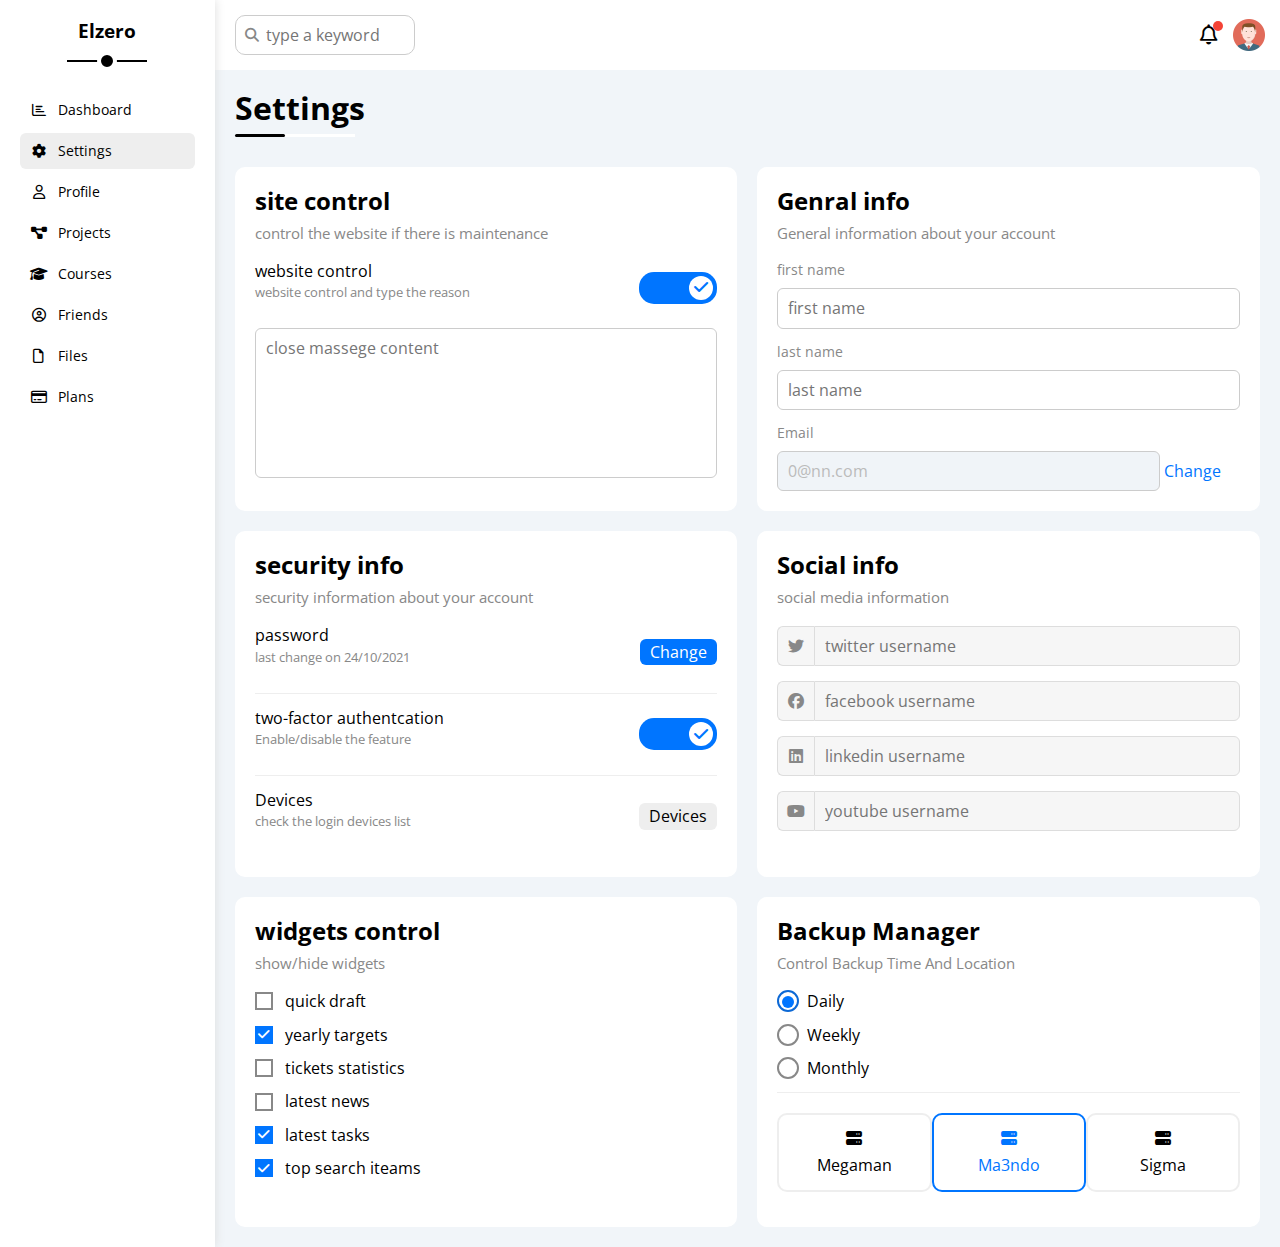
<file: settings.html>
<!DOCTYPE html>
<html lang="en">
<head>
    <meta charset="UTF-8">
    <meta name="viewport" content="width=device-width, initial-scale=1.0">
    <link rel="stylesheet" href="https://cdnjs.cloudflare.com/ajax/libs/font-awesome/6.5.1/css/all.min.css">
    <link rel="stylesheet" href="css/framework.css">
    <link rel="stylesheet" href="css/style.css">
    <link rel="stylesheet" href="css/normalize.css">
    <link rel="preconnect" href="https://fonts.googleapis.com">
    <link rel="preconnect" href="https://fonts.gstatic.com" crossorigin>
    <link href="https://fonts.googleapis.com/css2?family=Cairo:wght@300;400;700&family=Open+Sans:ital,wght@0,300;0,400;0,500;0,600;0,700;0,800;1,300;1,400;1,500;1,600;1,700;1,800&family=Outfit:wght@400;700&family=Work+Sans:wght@200;300;400;600;800&display=swap" rel="stylesheet">
    <title>settings </title>
</head>
<body>
    <!-- start sidebar -->
    <div class="page d-flex">
        <div class="sidebar bg-white p-20 p-relative">
            <h3 class="p-relative  txt-center mt-0">Elzero</h3>
            <ul>
                <li>
                    <a class=" d-flex align-center fs-14 c-black rad-6 p-10" href="index.html">
                        <i class="fa-regular fa-chart-bar fa-fw"></i>
                        <span>Dashboard</span>
                    </a>
                </li>
            </li>
            <li>
                <a class="active d-flex align-center fs-14 c-black rad-6 p-10" href="settings.html">
                <i class="fa-solid fa-gear fa-fw"></i>
                <span>Settings</span>
                </a>
            </li>
            <li>
                <a class="d-flex align-center fs-14 c-black rad-6 p-10" href="profile.html">
                <i class="fa-regular fa-user fa-fw"></i>
                <span>Profile</span>
                </a>
            </li>
            <li>
                <a class="d-flex align-center fs-14 c-black rad-6 p-10" href="projects.html">
                <i class="fa-solid fa-diagram-project fa-fw"></i>
                <span>Projects</span>
                </a>
            </li>
            <li>
                <a class="d-flex align-center fs-14 c-black rad-6 p-10" href="courses.html">
                    <i class="fa-solid fa-graduation-cap fa-fw"></i>
                    <span>Courses</span>
                </a>
            </li>
            <li>
                <a class="d-flex align-center fs-14 c-black rad-6 p-10" href="friends.html">
                    <i class="fa-regular fa-circle-user fa-fw"></i>
                    <span>Friends</span>
                </a>
            </li>
            <li>
                <a class="d-flex align-center fs-14 c-black rad-6 p-10" href="files.html">
                <i class="fa-regular fa-file fa-fw"></i>
                <span>Files</span>
                </a>
            </li>
            <li>
                <a class="d-flex align-center fs-14 c-black rad-6 p-10" href="plans.html">
                <i class="fa-regular fa-credit-card fa-fw"></i>
                <span>Plans</span>
                </a>
            </li>
            </ul>
        </div>
        <!-- end sidebar -->
        <div class="content w-full">
            <!-- start head -->
            <div class="head bg-white w-full p-15 between-flex">
                <div class="search p-relative">
                    <input type="search" placeholder="type a keyword" class="p-10">
                </div>
                <div class="icons d-flex align-center">
                    <span class="p-relative notification">
                        <i class="fa-regular fa-bell fa-lg"></i>
                    </span>
                    <img src="images/avatar.png" alt="">
                </div>
            </div>
            <!-- end head -->
            <h1 class="p-relative">Settings</h1>
            <div class="settings-page d-grid gap-20 m-20">
                <!-- start settings box -->
                <div class="p-20 bg-white rad-10">
                    <h2 class="mt-0 mb-10">site control</h2>
                    <p class="c-grey fs-15 mb-20 mt-0">control the website if there is maintenance</p>
                    <div class="mb-15 between-flex">
                        <div>
                            <span class="">website control</span>
                            <p class="c-grey mt-5 mb-0 fs-13">website control and type the reason</p>
                        </div>
                        <div>
                            <label>
                                <input class="toggle-chekbox" type="checkbox" checked>
                                <div class="toggle-switch"></div>
                            </label>
                            
                        </div>
                    </div>
                    <textarea class="close-massege p-10 rad-6 d-block w-full" placeholder="close massege content"></textarea>
                </div>
                <!-- end settings box -->
                <!-- start settings box -->
                <div class="p-20 bg-white rad-10">
                    <h2 class="mt-0 mb-10">Genral info</h2>
                    <p class="c-grey fs-15 mb-20 mt-0">General information about your account</p>
                    <div class="mb-15">
                        <label for="first" class="fs-14 c-grey d-block mb-10">first name</label>
                        <input type="text" class=" p-10 rad-6 d-block border-ccc w-full" id="first" placeholder="first name">
                    </div>
                    <div class="mb-15">
                        <label for="last" class="fs-14 c-grey d-block mb-10">last name</label>
                        <input type="text" class=" p-10 rad-6 d-block border-ccc w-full" id="last" placeholder="last name">
                    </div>
                    <div>
                        <label class="fs-14  c-grey d-block mb-10">Email</label>
                        <input type="Email" disabled class="email p-10 rad-6 d-block border-ccc w-full" id="Email" value="0@nn.com">
                        <a href="#" class="c-blue">Change</a>
                    </div>
                </div>
                <!-- end settings box -->
                <!-- start settings box -->
                <div class="p-20 bg-white rad-10">
                    <h2 class="mt-0 mb-10">security info</h2>
                    <p class="c-grey fs-15 mb-20 mt-0">security information about your account</p>
                    <div class="mb-15 between-flex sec-box">
                        <div>
                        <span>password</span>
                        <p class=" c-grey mt-5 mb-0 fs-13">last change on 24/10/2021</p>
                        </div>
                        <a class="bg-blue btn-shape c-white button" href="#">Change</a>
                    </div>
                    <div class="mb-15 between-flex sec-box">
                        <div>
                        <span>two-factor authentcation</span>
                        <p class=" c-grey mt-5 mb-0 fs-13">Enable/disable the feature</p>
                        </div>
                            <label>
                                <input class="toggle-chekbox" type="checkbox" checked>
                                <div class="toggle-switch"></div>
                            </label> 
                    </div>
                    <div class=" between-flex sec-box">
                        <div>
                        <span>Devices</span>
                        <p class=" c-grey mt-5 mb-0 fs-13">check the login devices list</p>
                        </div>
                        <a class="bg-eee btn-shape c-black " href="#">Devices</a>
                    </div>
                </div>
                <!-- end settings box -->
                <div class="social-boxes p-20 bg-white rad-10">
                    <h2 class="mt-0 mb-10">Social info</h2>
                    <p class="c-grey fs-15 mb-20 mt-0">social media information </p>
                    <div class="d-flex align-center mb-15">
                        <i class="fa-brands fa-twitter center-flex c-grey"></i>
                        <input type="text" class="w-full" placeholder="twitter username">
                    </div>
                    <div class="d-flex align-center mb-15">
                        <i class="fa-brands fa-facebook center-flex c-grey"></i>
                        <input type="text" class="w-full" placeholder="facebook username">
                    </div>
                    <div class="d-flex align-center mb-15">
                        <i class="fa-brands fa-linkedin center-flex c-grey"></i>
                        <input type="text" class="w-full" placeholder="linkedin username">
                    </div>
                    <div class="d-flex align-center mb-15">
                        <i class="fa-brands fa-youtube center-flex c-grey"></i>
                        <input type="text" class="w-full" placeholder="youtube username">
                    </div>
                </div>
                <!-- end settings box -->
                <div class="widgets-control p-20 bg-white rad-10">
                    <h2 class="mt-0 mb-10">widgets control</h2>
                    <p class="c-grey fs-15 mb-20 mt-0">show/hide widgets</p>
                    <div class="control d-flex align-center mb-15">
                        <input type="checkbox" name="" id="one">
                        <label for="one">quick draft</label>
                    </div>
                    <div class="control d-flex align-center mb-15">
                        <input type="checkbox" name="" id="two" checked>
                        <label for="two">yearly targets</label>
                    </div>
                    <div class="control d-flex align-center mb-15">
                        <input type="checkbox" name="" id="three">
                        <label for="three">tickets statistics</label>
                    </div>
                    <div class="control d-flex align-center mb-15">
                        <input type="checkbox" name="" id="four">
                        <label for="four">latest news</label>
                    </div>
                    <div class="control d-flex align-center mb-15">
                        <input type="checkbox" name="" id="five" checked>
                        <label for="five">latest tasks</label>
                    </div>
                    <div class="control d-flex align-center mb-15">
                        <input type="checkbox" name="" id="six" checked>
                        <label for="six">top search iteams</label>
                    </div>
                    
                </div>  
                <!-- end settings box -->
                <div class="backup-control p-20 bg-white rad-10">
                    <h2 class="mt-0 mb-10">Backup Manager</h2>
                    <p class="mt-0 mb-20 c-grey fs-15">Control Backup Time And Location</p>
                    <div class="date d-flex align-center mb-15">
                        <input type="radio" name="time" id="daily" checked />
                        <label for="daily">Daily</label>
                    </div>
                    <div class="date d-flex align-center mb-15">
                        <input type="radio" name="time" id="weekly" />
                        <label for="weekly">Weekly</label>
                    </div>
                    <div class="date d-flex align-center mb-15">
                        <input type="radio" name="time" id="monthly" />
                        <label for="monthly">Monthly</label>
                    </div>
                    <div class="servers d-flex align-center txt-center">
                        <input type="radio" name="servers" id="server-two">
                        <div class="server mb-15 rad-10 w-full">
                            <label class="d-block m-15" for="server-two">
                                <i class="fa-solid fa-server d-block mb-10"></i>
                                Megaman
                            </label>
                        </div>
                        <input type="radio" name="servers" id="servertwo" checked>
                        <div class="server mb-15 rad-10 w-full">
                            <label class="d-block m-15" for="servertwo">
                                <i class="fa-solid fa-server d-block mb-10"></i>
                                Ma3ndo
                            </label>
                        </div>
                        <input type="radio" name="servers" id="server-three">
                        <div class="server mb-15 rad-10 w-full">
                            <label class="d-block m-15" for="server-three">
                                <i class="fa-solid fa-server d-block mb-10"></i>
                                Sigma
                            </label>
                        </div>
                    </div>
                </div>
                </div>
                <!-- end settings box -->
        </div>
    </div>
    
    
</body>
</html>
</file>
<file: css/framework.css>
:root{
    --blue-color:#0075ff;
    --blue-alt-color:#0d69d5;
    --orange-color:#f59e0b;
    --red-color:#f44336;
    --green-color: #22c55e;
    --grey-color:#888;
}
/* start box */
.d-flex{
    display: flex;

}
.f-wrap{
    flex-wrap: wrap;
}
.align-center{
    align-items: center;
}
.space-between{
    display: flex;
    justify-content: space-between;
    align-items: center;

}
.d-grid{
    display: grid;
}
.gap-20{
    gap: 20px;
}
.d-block{
    display: block;
}
@media (max-width: 767px){
    .block-mobile{
        display: block;
    }
}

@media (max-width: 767px) {
    .hide-mobile{
        display: none;
    }
}

/* end box */
/* start padding+ margin */
.p-10{
    padding: 10px;
}
.p-20{
    padding: 20px;
}
.p-15{
    padding: 15px;
}
.pb-10{
    padding-bottom: 10px;
}
.pb-20{
    padding-bottom: 20px;
}
.pt-10{
    padding-top: 10px;
}
.pt-20{
    padding-top: 20px;
}
.pt-15{
    padding-top: 15px;
}
.pl-15{
    padding-left: 15px;
}
.pb-15{
    padding-bottom: 15px;
}
.m-0{
    margin: 0;
}
.m-20{
    margin: 20px;
}
.m-15{
    margin: 15px;
}
.mt-0{
    margin-top: 0;
}
.mt-5{
    margin-top: 5px;
}
.mt-10{
    margin-top: 10px;
}
.mt-15{
    margin-top: 15px;
}
.mt-20{
    margin-top: 20px;
}
.mt-25{
    margin-top: 25px;
}
.mr-10{
    margin-right: 10px;
}
.mr-15{
    margin-right: 15px;
}
.mb-10{
    margin-bottom: 10px;
}
.mb-15{
    margin-bottom: 15px;
}
.mb-20{
    margin-bottom: 20px;
}
.mb-5{
    margin-bottom: 5px;
}

/* end padding+ margin */
/* start color */
.bg-white{
    background-color: white;
}
.c-black{
    color: black;

}
.c-white{
    color: white;
}
.c-grey{
    color: var(--grey-color);
    
}
.c-red{
    color: var(--red-color);
}
.bg-red{
    background-color: var(--red-color);
}
.bg-orange{
    background-color: var(--orange-color);
}
.bg-green{
    background-color: var(--green-color);
}
.c-orange{
    color: var(--orange-color);
}
.c-green{
    color: var(--green-color);
}
.c-blue{
    color: var(--blue-color);
}
.bg-blue{
    background-color: var(--blue-color);
}
.bg-eee{
    background-color: #eee;
}
/* end color */
/* start position */
.p-relative{
    position: relative;
}
.p-absolute{
    position: absolute;
}
/* end position */
/* start font */
.txt-center{
    text-align: center;
}
.fs-14{
    font-size: 14px;
}
.fs-13{
    font-size: 13px;
}
.fs-15{
    font-size: 15px;
}
.fw-bold{
    font-weight: bold;
}
@media (max-width: 767px) {
    .txt-c-mobile{
        text-align: center;
    }
    
}
/* end font */
/* start width and height  */
.w-full{
    width: 100%;
}
.w-fit{
    width: fit-content;
}
.h-full{
    height: 100%;
}
.w-100{
    width: 100px;
}
.h-100{
    height: 100px;
}
/* end width and height  */
/* start border */
.b-none{
    border: none;
}
.border-ccc{
    border: 1px solid #ccc;
}
.border-eee{
    border: 1px solid #eee;
}
.rad-6{
    border-radius: 6px;
}
.rad-10{
    border-radius: 10px;
}
.rad-half{
    border-radius: 50%;
}
.b-none{
    border: none;
}
/* end border */
/* start component */
.between-flex{
    display: flex;
    align-items: center;
    justify-content: space-between;
}
.center-flex{
    display: flex;
    justify-content: center;
    align-items: center;
}
.btn-shape{
    padding: 4px 10px;
    border-radius: 6px;
}
/* end component */
</file>
<file: css/style.css>
:root{
    --blue-color:#0075ff;
    --blue-alt-color:#0d69d5;
    --orange-color:#f59e0b;
    --red-color:#f44336;
    --grey-color:#888;
    --green-color: #22c55e;
}
*{
    -webkit-box-sizing: border-box;
    -moz-box-sizing: border-box;
    box-sizing: border-box;
}
body{
    font-family: 'open sans', sans-serif;
    margin: 0;
}
html{
    scroll-behavior: smooth;
}
*:focus{
    outline: none;
}
ul{
    list-style: none;
    margin: 0;
    padding: 0;
}
::-webkit-scrollbar{
    width: 15PX;
}
::-webkit-scrollbar-track{
    background-color: white;
}
::-webkit-scrollbar-thumb{
    background-color: var(--blue-color);
}
::-webkit-scrollbar-thumb:hover{
    background-color: var(--blue-alt-color)
}
a{
    text-decoration: none;
}
.container{
    margin-left: auto;
    margin-right: auto;
    padding-left: 15px;
    padding-right: 15px;
}
/* small screen */
@media (min-width: 768px){
    .container {
        max-width: 750px;
    }
}
/* large screen */
@media (min-width: 992px){
    .container{
        max-width:970px
    }
}
/* big screen */
@media (min-width: 1200px){
    .container{
        max-width:1170px
    }
}
.page{
    min-height: 100vh;
    background-color: #f1f5f9;
}
/* start sidebar */
.sidebar{
    width: 250px;
    box-shadow: 0 0 10px #ddd;
}
.sidebar > h3{
    margin-bottom: 50px;
}
.sidebar > h3::before{
    content: "";
    position: absolute;
    background-color: black;
    width: 80px;
    height: 2px;
    bottom: -20px;
    transform: translatex(-50%);
    left: 50%;
}
.sidebar > h3::after{
    content: "";
    position: absolute;
    width: 12px;
    height: 12px;
    border: 4px solid white;
    background-color: black;
    border-radius: 50%;
    bottom: -29px;
    transform: translateX(-50%);
    left: 50%;
}
.sidebar ul li a{
    transition: .3s;
    margin-bottom: 5px;
}
.sidebar ul li a:hover,
.sidebar ul li a.active{
background-color: #eee;
}
.sidebar ul li a span{
    font-size: 14PX;
    margin-left: 10px;
}
@media (max-width: 767px) {
    .sidebar{
        width: 62px;
        padding: 10px;
    }
    .sidebar ul li a span{
        display: none;
    }
    .sidebar > h3{
        font-size: 13px;
        margin-bottom: 15px;
    }
    .sidebar > h3::after,
    .sidebar > h3::before{
        display: none;
    }
}
/* end sidebar */
/* start content head */
.content{
    overflow: hidden;
}
.head .search::before{
    font-family: "fontawesome";
    content: "\f002";
    font-weight: 900;
    position: absolute;
    left: 15px;
    top: 50%;
    transform: translateY(-50%);
    color: var(--grey-color);
    font-size: 14px;
}
.head .search input{
    border: 1px solid #ccc;
    border-radius: 10px;
    margin-left: 5px;
    padding-left: 30px;
    width: 180px;
    transition: width .3s;
}
.head .search input:focus{
    width: 200px;

}
.head .search input:focus::placeholder{
    opacity: 0;

}
.head .icons .notification::before{
    content: "";
    position: absolute;
    width: 10px;
    height: 10px;
    background-color: var(--red-color);
    border-radius: 50%;
    right: -5px;
    top: -5px;
}
.head .icons img{
    width: 32px;
    height: 32px;
    margin-left: 15px;
    
}
.page h1{
    margin: 20px 20px 40px;
}
.page h1::before,
.page h1::after{
    content: "";
    position: absolute;
    height: 3px;
    bottom: -10px;
    left: 0;
}
.page h1::before{
    background-color: white;
    width: 120px;
}
.page h1::after{
    background-color: black;
    width: 50px;
    border-radius: 6px;
}
.wrapper{
    grid-template-columns: repeat(auto-fill, minmax(450px, 1fr));
    margin-left: 20px;
    margin-right: 20px;
}
@media (max-width: 767px) {
    .wrapper{
        grid-template-columns: minmax(200px, 1fr);
        margin-left: 10px;
        margin-right: 10px;
        gap: 10px;
    }
    
}
/* end content head */
/* start welcome widget */
.welcome{
    overflow: hidden
}
.welcome .intro img{
    width: 200px;
    margin-bottom: -10px;
}
.welcome .avatar{
    width: 64px;
    height: 64px;
    border: 2px solid white;
    border-radius: 50%;
    padding: 2px;
    box-shadow: 0 0 5px #ddd;
    margin-left: 20px;
    margin-top: -32px;
}
.welcome .body{
    border-top: 1px solid #eee;
    border-bottom: 1px solid #eee;
}
.welcome .body > div{
    flex: 1;
}
.welcome .visit{
    margin: 0 15px 15px auto;
    transition: .3s;

}
.welcome .visit:hover{
    background-color: var(--blue-alt-color);
}
@media (max-width: 767px) {
    .welcome .intro{
        padding-bottom: 30px;
    }
    .welcome .avatar{
        margin-left: 0;
    }
    .welcome .body > div:not(:last-child){
        margin-bottom: 20px;
    }
}

/* end welcome widget */
/* start quick draft */
.quick-draft textarea{
    resize: none;
    height: 180px;
}
.quick-draft .save{
    margin-left: auto;
    transition: .3s;
    cursor: pointer;
}
.quick-draft .save:hover{
    background-color: var(--blue-alt-color);
}
/* end quick draft */
/* start target */
.targets .target-row .icon{
    width: 80px;
    height: 80px;
    margin-right: 15px;
}
.targets .details{
    flex: 1;
}
.targets .details .progress{
    height: 4px;
}
.targets .details .progress > span{
    position: absolute;
    left: 0;
    top: 0;
    height: 100%;
}
.targets .details .progress > span span{
    position: absolute;
    bottom: 16px;
    right: -16px;
    color: white;
    padding: 2px 5px;
    border-radius: 6px;
    font-size: 12px;
}
.targets .details .progress > span span::after {
    content: "";
    border-color: transparent;
    border-width: 5px;
    border-style: solid;
    position: absolute;
    bottom: -10px;
    left: 50%;
    transform: translateX(-50%);
}
.targets .details .progress > .blue span::after {
    border-top-color: var(--blue-color);
}
.targets .details .progress > .orange span::after {
    border-top-color: var(--orange-color);
}
.targets .details .progress > .green span::after {
    border-top-color: var(--green-color);
}
.blue .icon,
.blue .progress {
    background-color: rgb(0 117 255 / 20%);
}
.orange .icon,
.orange .progress {
    background-color: rgb(245 158 11 / 20%);
}
.green .icon,
.green .progress {
    background-color: rgb(34 197 94 / 20%);
}
/* end target */
/* start tickets */
.ticket .box{
    border: 1px solid #ccc;
    width: calc(50% - 10px);
}
@media (max-width: 767px) {
    .ticket .box{
        width: 100%;
    }
}
/* end tickets */
/* start latest news */
.latest-news .news-row:not(:last-of-type){
    margin-bottom: 20px ;
    padding-bottom: 20px;
    border-bottom: 1px solid #eee;
}
.latest-news .news-row img{
    width: 100px;
    border-radius: 6px;
    margin-right: 15px;
}
.latest-news .info{
    flex-grow: 1;
}
.latest-news .info h3{
    margin: 0 0 6px;
    font-size: 16px;
}
@media (max-width: 767px) {
    .latest-news .news-row{
        display: block;
    }
    .latest-news .news-row .label{
        margin: 10px auto;
        width: fit-content;
    }
}
/* end latest news */
/* start tasks */
.tasks .tasks-row:not(:last-of-type){
    margin-bottom: 15px;
    padding-bottom: 15px;
    border-bottom: 1px solid #eee;
}
.tasks .info{
    flex-grow: 1;
}
.tasks .done{
    opacity: .3;
}
.tasks .done h3,
.tasks .done p{
    text-decoration: line-through;
}
.tasks .delete{
    cursor: pointer;
    transition: .3s;
}
.tasks .delete:hover{
    color: var(--red-color);
}
/* end tasks */
/* start latest-upload */
.upload ul li:not(:last-child){
    border-bottom: 1px solid #eee;
}
.upload ul li img{
    width: 40px;
    height: 40px;
}
/* * end latest-upload */ 
/* start last project progress widget */
.last-project ul::before {
    content: "";
    position: absolute;
    left: 11px;
    width: 2px;
    height: 100%;
    background-color: var(--blue-color);
}
.last-project ul li::before {
    content: "";
    width: 20px;
    height: 20px;
    display: block;
    border-radius: 50%;
    background-color: white;
    border: 2px solid white;
    outline: 2px solid var(--blue-color);
    margin-right: 15px;
    z-index: 1;
}
.last-project ul li.done::before {
    background-color: var(--blue-color);
}
.last-project ul li.current::before {
    animation: change-color 0.8s infinite alternate;
}
.last-project .launch-icon {
    position: absolute;
    width: 160px;
    right: 0;
    bottom: 0;
    animation: rocket .8s infinite alternate ease-in;
}
/* end last project progress widget */
 /* start reminders  */
.reminders ul li .key{
    width: 15px;
    height: 15px;
}
.reminders ul li > .blue{
    border-left: 2px solid var(--blue-color);
}
.reminders ul li > .green{
    border-left: 2px solid var(--green-color);
}
.reminders ul li > .orange{
    border-left: 2px solid var(--orange-color);
}
.reminders ul li > .red{
    border-left: 2px solid var(--red-color);
}
 /* end reminders  */
 /* start latest post */
.latest-post .avatar{
    width: 48px;
    height: 48px;
}
.latest-post .post-content{
    text-transform: capitalize;
    line-height: 1.8;
    border-top: 1px solid #eee;
    border-bottom: 1px solid #eee;
    min-height: 140px;
}
 /* end latest post */
/* start social media */
.social .box{
    padding-left: 70px;
}
.social .box i{
    position: absolute;
    left: 0;
    top: 0;
    width: 52px;
    transition: .3s;
}
.social .box i:hover{
    transform: rotate(5deg);
}
.social .twitter{
    background: rgb(29 161 242 / 20%);
    color: #1DA1F2;

}
.social .twitter i,
.social .twitter a{
    background-color: #1DA1F2;
}
.social .facebook{
    background-color: rgb(24 119 242 / 20%);
    color: #1DA1F2;
}
.social .facebook i,
.social .facebook a{
    background-color: #1DA1F2;
}
.social .youtube{
    background-color: rgb(255 0 0 / 20%);
    color: #ff0000;
}
.social .youtube i,
.social .youtube a{
    background-color: #ff0000;
}
.social .linkedin{
    background-color: rgb(0 119 181 / 20%);
    color: #0077b5;
}
.social .linkedin i,
.social .linkedin a{
    background-color: #0077b5;
}

/* end social media */
/* start projects table */
.projects .rsponsive-table{
    overflow-x: auto;
}

.projects table{
    border-spacing: 0;
    min-width: 1000px;
}
.projects thead td{
    background-color: #eee;
    font-weight: bold;
}
.projects table td{
    padding: 15px;

}
.projects tbody td{
    border-bottom: 1px solid #eee;
    border-left: 1px solid #eee;
    transition: .3s;
}
.projects tbody tr:hover td{
    background-color: #faf7f7;
}
.projects table tbody tr td:last-child{
    border-right: 1px solid #eee;
}
.projects table img{
    width: 32px;
    height: 32px;
    border-radius: 50%;
    padding: 2px;
    background-color: white;

}
.projects table img:not(:first-child){
    margin-left: -20px;

}
.projects table .label{
    font-size: 13px;
}
/* end projects table */
/* start settings */
.settings-page{
    grid-template-columns: repeat(auto-fill, minmax(500px, 1fr));
}
@media (max-width: 767px) {
    .settings-page{
        grid-template-columns:  minmax(100px, 1fr);
        margin-left: 10px;
        margin-right: 10px;
        gap: 10px;
    }
}
.settings-page .close-massege{
    border: 1px solid #ccc;
    resize: none;
    min-height: 150px;
    
}
.settings-page .email{
    display: inline-flex;
    width: calc(100% - 80px);
}
.settings-page .sec-box{
    padding-bottom: 15px;
}
.settings-page .sec-box:not(:last-of-type){
    border-bottom: 1px solid #eee;
}
.settings-page .sec-box .button{
    transition: .3s;
}
.settings-page .sec-box .button:hover{
    background-color: var(--blue-alt-color);
}
.settings-page .social-boxes i{
    width: 40px;
    height: 40px;
    background-color: #f6f6f6;
    border: 1px solid #ddd;
    border-right: none;
    border-radius: 6px 0 0 6px;
    transition: .3s;
}
.settings-page .social-boxes input {
    height: 40px;
    background-color: #f6f6f6;
    border: 1px solid #ddd;
    padding-left: 10px;
    border-radius: 0 6px 6px 0;

}
.settings-page .social-boxes > div:focus-within i{
    color: black;
} 
.widgets-control .control input[type="checkbox"]{
    -webkit-appearance: none;
    appearance: none;
}
.widgets-control .control label{
    padding-left: 30px;
    cursor: pointer;
    position: relative;
}
.widgets-control .control label::before{
    content: "";
    position: absolute;
    left: 0;
    top: 50%;
    margin-top: -9px;
    width: 14px;
    height: 14px;
    border: 2px solid var(--grey-color);
}
.widgets-control .control label:hover::before{
    border-color: var(--blue-alt-color)
}
.widgets-control .control label::after{
    font-family: "fontawesome";
    content: "\f00c";
    font-weight: 900;
    position: absolute;
    left: 0;
    top: 50%;
    margin-top: -9px;
    background-color: var(--blue-color);
    color: white;
    font-size: 13px;
    width: 18px;
    height: 18px;
    display: flex;
    align-items: center;
    justify-content: center;
    transform: scale(0) rotate(360deg);
    transition: .3s;
}
.widgets-control .control input[type="checkbox"]:checked + label::after{
    transform: scale(1);
}
.backup-control input[type="radio"]{
    -webkit-appearance: none;
    appearance: none;
}

.backup-control .date label {
    padding-left: 30px;
    cursor: pointer;
    position: relative;
}
.backup-control .date label::before {
    content: "";
    position: absolute;
    top: 50%;
    left: 0;
    margin-top: -11px;
    width: 18px;
    height: 18px;
    border: 2px solid var(--grey-color);
    border-radius: 50%;
}
.backup-control .date label::after{
    content: "";
    position: absolute;
    left: 5px;
    top: 15px;
    margin-top: -11px;
    background-color: var(--blue-color);
    color: white;
    width: 12px;
    border-radius: 50%;
    height: 12px;
    transform: translateY(-50%) scale(0);
    transition: .3s;
}
.backup-control .date input[type="radio"]:checked + label::before{
    border-color: var(--blue-alt-color);
} 
.backup-control .date input[type="radio"]:checked + label::after{
    transform: scale(1);
} 
.backup-control .servers{
    border-top: 1px solid #eee;
    padding-top: 20px;
}
@media (max-width: 767px) {
    .backup-control .servers{
        flex-wrap: wrap;
    }
}
.backup-control .servers .server{
    border: 2px solid #eee;
    position: relative;
}
.backup-control .servers .server label{
    cursor: pointer;
}
.backup-control .servers input[type="radio"]:checked + .server{
    border-color: var(--blue-color);
    color: var(--blue-color)
}

.toggle-chekbox{
    -webkit-appearance: none;
    appearance: none;
    display: none;
}
.toggle-switch{
    background-color: #ccc;
    width: 78px;
    height: 32px;
    border-radius: 15px;
    position: relative;
    transition: .3s;
    cursor: pointer;
}
.toggle-switch::before{
        font-family: "fontawesome";
        content: "\f00d";
        font-weight: 900;
        background-color: white;
        width: 24px;
        height: 24px;
        position: absolute;
        border-radius: 50%;
        top: 4px;
        left: 4px;
        display: flex;
        justify-content: center;
        align-items: center;
        color: #aaa;
        transition: 0.3s;

}
.toggle-chekbox:checked + .toggle-switch{
    background-color: var(--blue-color);

}
.toggle-chekbox:checked + .toggle-switch::before{
    content: "\f00c";
    left: 50px;
    color: var(--blue-color);
}
.settings-page :disabled{
    cursor: no-drop;
    background-color: #f0f4f8;
    color: #bbb;
}
/* end settings */
/*start profile page */
@media (max-width: 767px) {
    .profile-page .overview{
        flex-direction: column;
    }
}

.profile-page .avatar-box{
    width: 300px;
}
@media (min-width: 768px) {
    .profile-page .avatar-box{
        border-right: 1px solid #eee;
    }
}
.profile-page .avatar-box > img{
    width: 120px;
    height: 120px;

}
.profile-page .avatar-box .level{
    height: 6px;
    overflow: hidden;
    border-radius: 6px;
    margin: auto;
    width: 70%;
}
.profile-page .avatar-box .level span{
    position: absolute;
    left: 0;
    top: 0;
    height: 100%;
    background-color: var(--blue-color);
    border-radius: 6px;
}
.profile-page .info .box{
    flex-wrap: wrap;
    border-bottom: 1px solid #eee;
    transition: .3s;
}

.profile-page .info .box:hover{
    background-color: #f9f9f9;
}
.profile-page .info .box > div {
    min-width: 250px;
    padding: 10px 0 ;
}
.profile-page .info h4{
    font-weight: normal;
}
.profile-page .info .toggle-switch {
    height: 20px;

}

.profile-page .info .toggle-switch::before {
    width: 12px;
    height: 12px;
    font-size: 8px;
}
.profile-page .info .toggle-chekbox:checked + .toggle-switch::before {
    left: 62px;
}
@media (max-width: 767px) {
.profile-page .info .toggle-switch {
    margin-left: 50%;
    transform: translateX(50%);
    }
}
@media (max-width: 767px) {
    .profile-page .other-data{
        flex-direction: column;
    } 
}

.profile-page .skills ul li{
    padding: 15px 0;
}
.profile-page .skills ul li:not(:last-child){
    border-bottom: 1px solid #eee;
}
.profile-page .skills ul li span{
    display: inline-flex;
    padding: 3px 10px;
    background-color: #eee;
    border-radius: 6px;
    font-size: 14px;
}
.profile-page .skills ul li span:not(:last-child){
    margin-right: 5px;
}
.profile-page .activites{
    flex-grow: 2;
} 
.profile-page .activity:not(:last-of-type){
    border-bottom: 1px solid #eee;
    padding-bottom: 20px;
    margin-bottom: 20px;
}
.profile-page .activity img{
    width: 64px;
    height: 64px;
    margin-right: 10px;
    border-radius: 50%;
}
@media (min-width: 768px) {
    .profile-page .activity .date{
        margin-left: auto;
        text-align: right;
    }
}
@media (max-width: 768px) {
    .profile-page .activity{
        flex-direction: column;
    }
    .profile-page .activity img{
        margin-right: 0;
        margin-bottom: 20px;
    }
    .profile-page .activity .date{
        margin-top: 15px;
    }
}
/*end profile page */
/* start projects page */
.projects-page{
    grid-template-columns: repeat(auto-fill, minmax(500px, 1fr));
}
@media (max-width: 767px) {
    .projects-page{
        grid-template-columns: minmax(200px, 1fr);
        margin-left: 10px;
        margin-right: 10px;
        gap: 10px;
    }
}
.projects-page .project .date{
    position: absolute;
    right: 10px;
    top: 10px;
}
.projects-page .project h4{
    font-weight: normal;
}
.projects-page .project .team{
    position: relative;
    min-height: 80px;
    
}
.projects-page .project .team a{
    position: absolute;
    left: 0;
    top: 0;
}
.projects-page .project .team a:nth-child(2){
    left: 25px;
}
.projects-page .project .team a:nth-child(3){
    left: 50px;
}
.projects-page .project .team a:nth-child(4){
    left:  75px;
}
.projects-page .project .team a:hover{
    z-index: 1000;
}
.projects-page .project .team img{
    width: 40px;
    height: 40px;
    border-radius: 50%;
    border: 2px solid white;
}
.projects-page .project .do{
    justify-content: flex-end;
    border-top: 1px solid #777;
    padding-top: 15px;
    margin-top: 15px;
}
.projects-page .project .do span{ 
    padding: 3px 8px;
    margin-left: 5px;
    width: fit-content;
}
@media (max-width: 767px) {
    .projects-page .project .do{
        flex-direction: column;
    }
}
@media (max-width: 767px) {
    .projects-page .project .prog {
        margin-bottom: 15px;
    }
}
.projects-page .project .info{
    border-top: 1px solid #eee;
    margin-top: 15px;
    padding-top: 15px;
}

.projects-page .project .prog{
    height: 6px;
    width: 250px;
    position: relative;
    border-radius: 6px;
}
.projects-page .project .prog span{
    position: absolute;
    left: 0;
    top: 0;
    height: 100%;
    border-radius: 6px;
    background-color: green;
} 
@media (max-width:767px) {
    .projects-page .project .info{
        flex-direction: column;
        margin-bottom: 15px;
    }
    
}
/* end projects page */
/* start courses page */
.courses-page{
    grid-template-columns: repeat(auto-fill, minmax(250px, 1fr));
}
@media (max-width: 767px) {
    .courses-page{
        grid-template-columns: minmax(150px, 1fr);
        margin-left: 10px;
        margin-right: 10px;
        gap: 10px;
    }
}
.courses-page .course{
    overflow: hidden;
}

.courses-page .course .cover{
    max-width: 100%;
}
@media (min-width: 768px) {
    .courses-page .course .cover{
        max-width: 100%;
    }
}
.courses-page .course .instractor{
    position: absolute;
    width: 64px;
    height: 64px;
    border-radius: 50%;
    top: 20px;
    left: 20px;
    border: 2px solid white;
}
.courses-page .course .info{
    border-top: 2px solid #eee;
    font-size: 13px;
}
.courses-page .course .info .title{
    position: absolute;
    left: 50%;
    transform: translatex(-50%);
    font-size: 14px;
    height: 26px;
    top: -14px;
}


/* end courses page */
/* start friends page */
.friends-page{
    grid-template-columns: repeat(auto-fill, minmax(250px, 1fr));
}
@media (max-width: 767px) {
    .friends-page{
        grid-template-columns: minmax(150px, 1fr);
        margin-left: 10px;
        margin-right: 10px;
        gap: 10px;
    }
}
.friends-page .contact{
    position: absolute;
    left: 10px;
    top: 10px;
}
.friends-page .contact i{
    background-color: #eee;
    padding: 10px;
    border-radius: 50%;
    color: #666;
    font-size: 13px;
    cursor: pointer;
    transition: .3s;
}
.friends-page .contact i:hover{
    background-color: var(--blue-color);
    color: white;
}
.friends-page .friend .icons{
    border-top: 1px solid #eee;
    border-bottom: 1px solid #eee;
    margin-top: 15px;
    margin-bottom: 15px;
    padding-top: 15px;
    padding-bottom: 15px;
}
.friends-page .friend .icons i{
    margin-right: 5px;
}
.friends-page .friend .icons .vip{
    position: absolute;
    right: 0;
    top: 50%;
    transform: translateY(-50%);
    font-size: 40px;
    opacity: .7;
}
/* end friends page */
/* start files page */
.files-page{
    flex-direction: row-reverse;
    align-items: flex-start;
}
@media (max-width: 767px) {
    .files-page{
        flex-direction: column;
        align-items: normal;
    }
}
.files-page .files-stats{
    min-width: 260px;

}
.files-page .files-stats .icon{
    width: 40px;
    height: 40px;
    margin-right: 10px;
}
.files-page .files-stats .size{
    margin-left: auto;
}
.files-page .files-stats .blue{
    background-color: rgb(0 117 255 / 20%);
}
.files-page .files-stats .green{
    background-color: rgb(34 197 94 / 20%);
}
.files-page .files-stats .red{
    background-color: rgb(244 67 54 / 20%);
}
.files-page .files-stats .orange{
    background-color: rgb(245 158 11 / 20%);
}
.files-page .files-stats .upload{
    margin: 15px auto 0;
    padding: 10px 15px;
    transition: .3s;
}
.files-page .files-stats .upload:hover{
    background-color: var(--blue-alt-color);
}
.files-page .files-stats .upload:hover i{
    animation: up .8s infinite;
}
.files-page .files-content{
    flex: 1;
    grid-template-columns: repeat(auto-fill, minmax(200px, 1fr));
}
.files-page .files-content img{
    width: 64px;
    height: 64px;
    transition: .3s;
}
.files-page .files-content .file:hover img{
    transform: rotate(5deg);
}
.files-page .files-content .info{
    border-top: 1px solid #eee;
}
/* end files page */
/* start planes page */
.plans-page{
    grid-template-columns: repeat(auto-fill, minmax(450px, 1fr));
}
@media (max-width: 767px) {
    .plans-page{
        grid-template-columns: minmax(250px, 1fr);
        margin-left: 10px;
        margin-right: 10px;
        gap: 10px;
    }
}
.plans-page .plan .top{
    border: 3px solid white;
    outline: 3px solid transparent;
}
.plans-page .plan.green .top{
    outline-color: var(--green-color);
}
.plans-page .plan.blue .top{
    outline-color: var(--blue-color);
    
}
.plans-page .plan.orange .top{
    outline-color: var(--orange-color);
    
}
.plans-page .plan .price{
    position: relative;
    font-size: 40px;
    width: fit-content;
    margin: auto;
}
.plans-page .plan .price span{
    position: absolute;
    left: -20px;
    top: 0;
    font-size: 26px;
}
.plans-page .plan  ul li{
    padding: 15px 0;
    display: flex;
    align-items: center;
    font-size: 15px;
    border-bottom: 1px solid #eee;
}
.plans-page .plan  ul li .yes{
    color: var(--green-color);
}
.plans-page .plan ul li i:not(.yes, .help){
    color: var(--red-color);
}


.plans-page .plan ul li i:first-child{
    font-size: 18px;
    margin-right: 5px;
}
.plans-page .plan ul li .help{
    color: var(--grey-color);
    margin-left: auto;
    cursor: pointer;
}
/* end planes page */
/* start animation */
@keyframes change-color {
    from{
        background-color: white;
    }
    to{
        background-color: var(--blue-alt-color);
    }
}
@keyframes rocket{
    from{
        transform: translateY(0);
    }
    to{
        transform: translateY(10px);
    }
} 
@keyframes up {
    0%, 100%{
        transform: translateY(0);
    }
    50%{
        transform: translateY(-5px);
    }
    
}
/* end animation */
</file>
